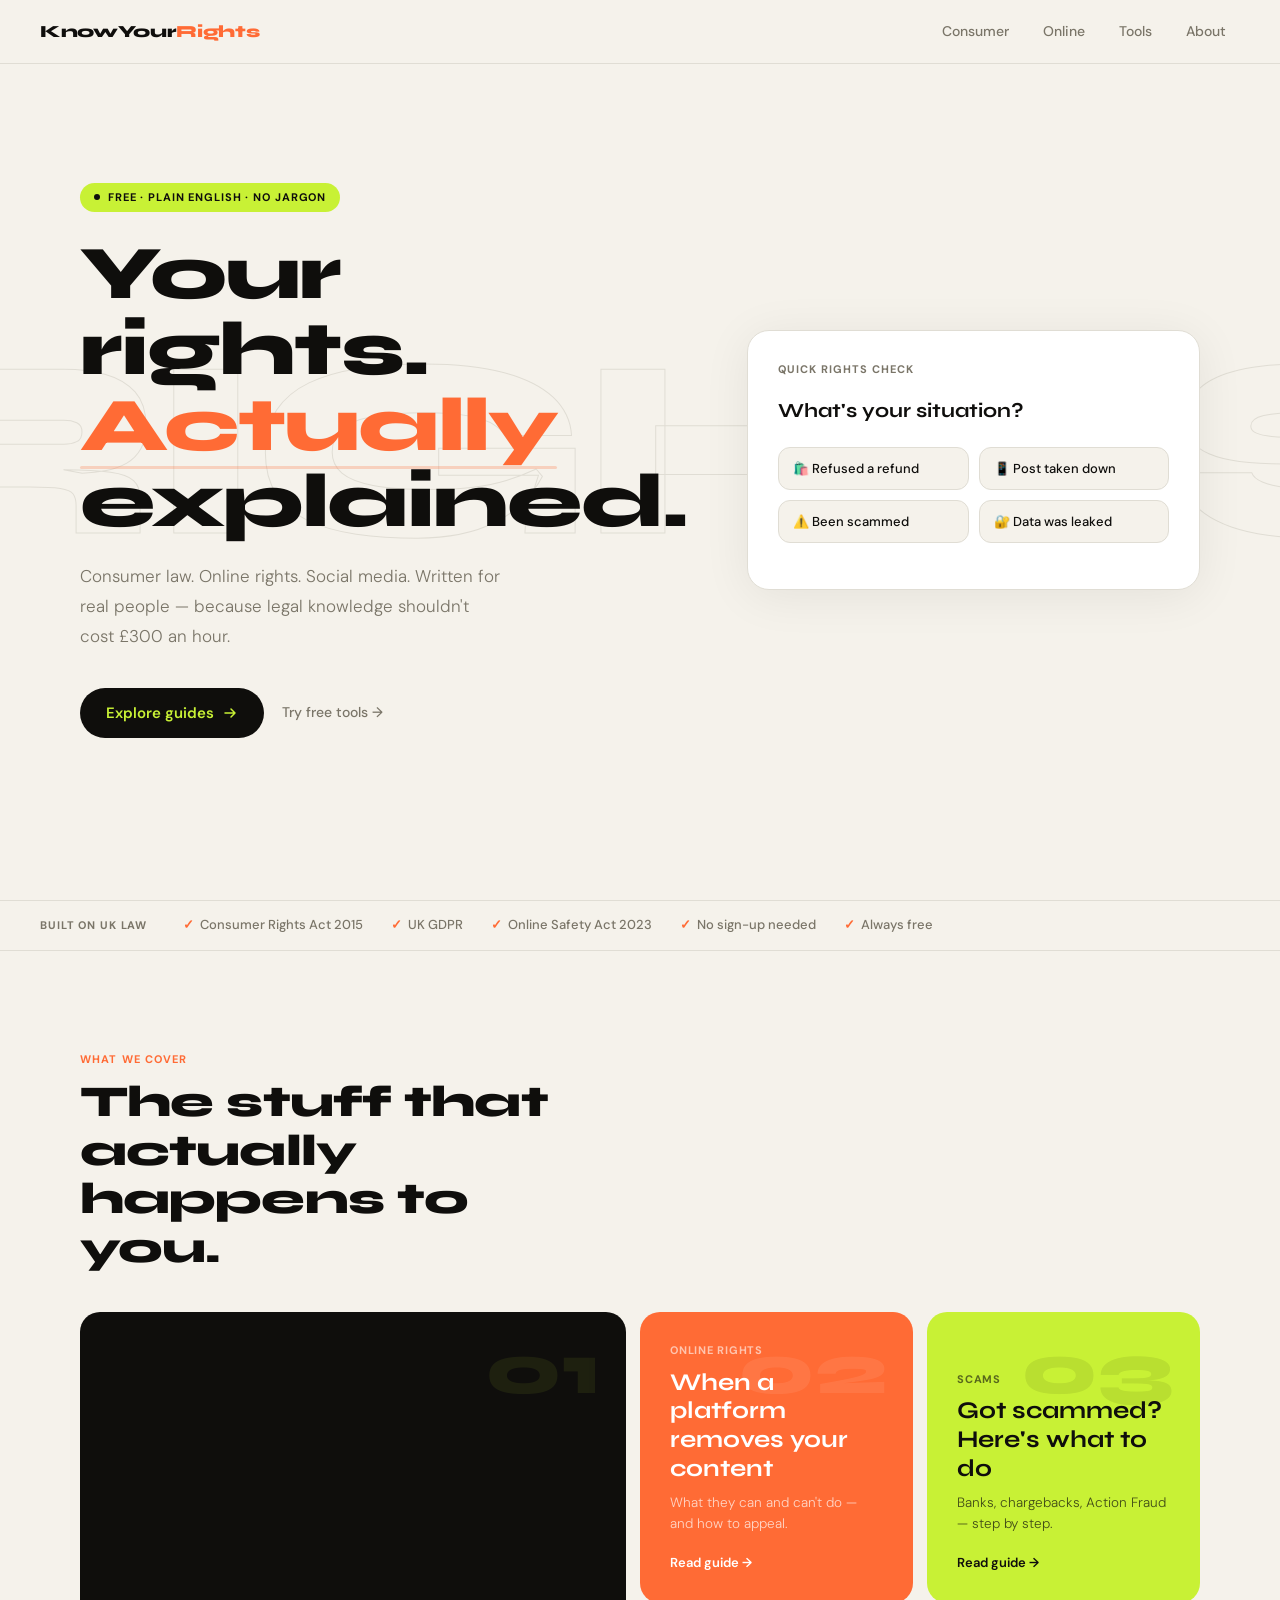
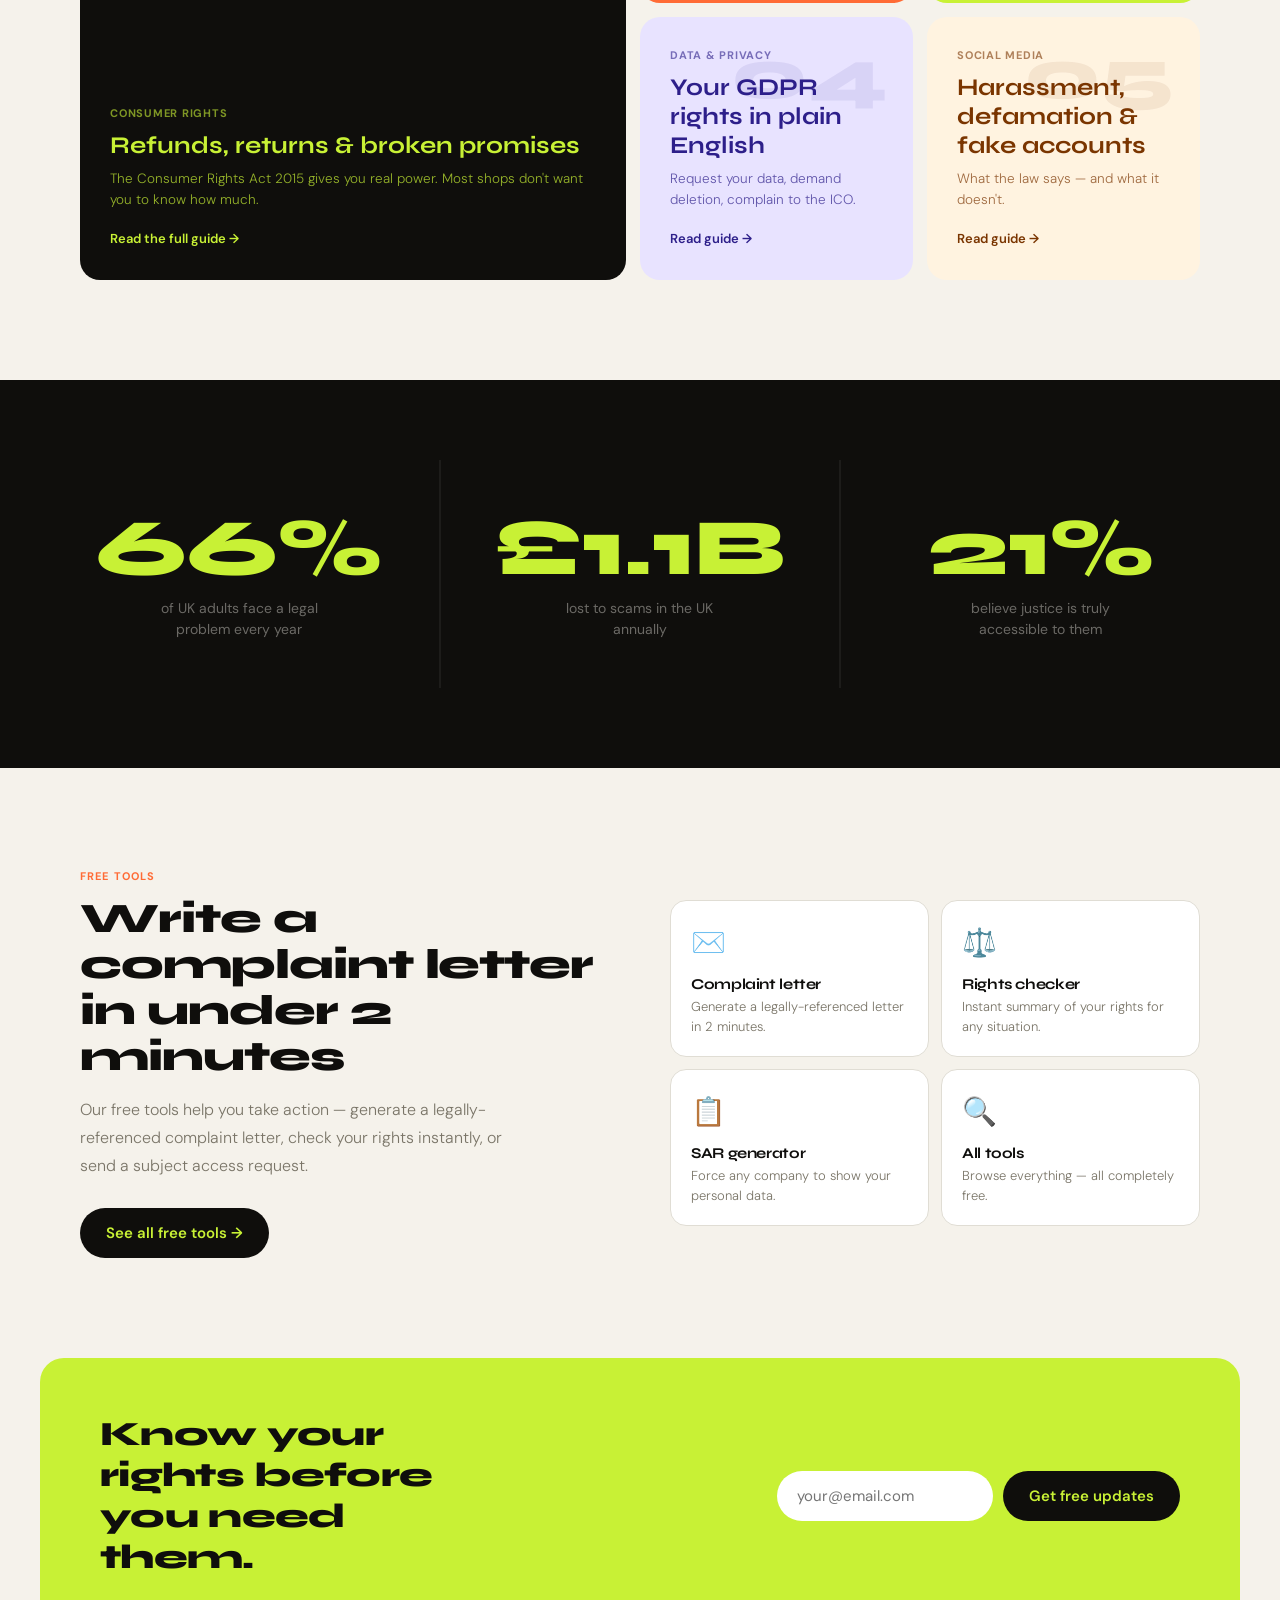
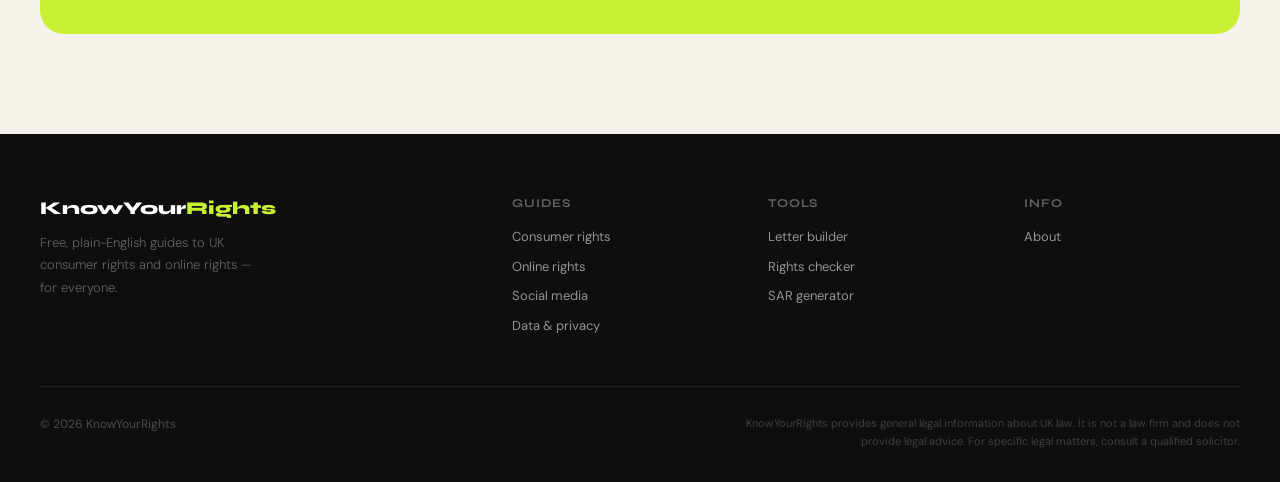
<file: index.html>
<!DOCTYPE html>
<html lang="en">
<head>
<meta charset="UTF-8"><meta name="viewport" content="width=device-width,initial-scale=1">
<title>KnowYourRights — UK Legal Rights in Plain English</title>
<meta property="og:site_name" content=KnowYourRights">
<link rel="icon" type=image/x-icon" href="favicon.ico">
<meta name="description" content="Free plain-English guides to UK consumer rights, online rights and social media law. Know your rights before you need them.">
<meta name="keywords" content="UK consumer rights, online rights, refund rights, GDPR UK, know your rights UK">
<link rel="canonical" href="https://knowyourrights.co.uk">
<link rel="stylesheet" href="css/style.css">
<style>
.hero{min-height:100vh;display:grid;grid-template-columns:1fr 1fr;align-items:center;padding:100px 40px 80px;gap:60px;max-width:1200px;margin:0 auto;position:relative}
.hero-ghost-bg{position:fixed;font-family:'Syne',sans-serif;font-weight:800;font-size:clamp(120px,20vw,280px);color:transparent;-webkit-text-stroke:1px var(--border);top:50%;left:50%;transform:translate(-50%,-50%);white-space:nowrap;pointer-events:none;z-index:0;letter-spacing:-0.04em;user-select:none}
.hero-left{position:relative;z-index:1}
.hero-tag{display:inline-flex;align-items:center;gap:8px;background:var(--accent);color:var(--ink);font-size:11px;font-weight:700;letter-spacing:.08em;text-transform:uppercase;padding:6px 14px;border-radius:100px;margin-bottom:24px}
.hero-tag::before{content:'';width:6px;height:6px;border-radius:50%;background:var(--ink)}
.hero h1{font-size:clamp(44px,6vw,76px);margin-bottom:22px;line-height:1.0}
.hero h1 em{font-style:normal;color:var(--orange);position:relative}
.hero h1 em::after{content:'';position:absolute;left:0;right:0;bottom:2px;height:3px;background:var(--orange);opacity:.25;border-radius:2px}
.hero-sub{font-size:17px;font-weight:300;color:var(--muted);max-width:420px;margin-bottom:36px;line-height:1.75}
.hero-actions{display:flex;gap:14px;flex-wrap:wrap;align-items:center}
.hero-right{position:relative;z-index:1}
.checker-card{background:var(--card);border:1px solid var(--border);border-radius:22px;padding:30px;box-shadow:0 6px 48px rgba(15,14,12,.07)}
.checker-eyebrow{font-size:11px;font-weight:700;letter-spacing:.09em;text-transform:uppercase;color:var(--muted);margin-bottom:16px}
.checker-title{font-family:'Syne',sans-serif;font-weight:700;font-size:20px;margin-bottom:20px}
.sit-grid{display:grid;grid-template-columns:1fr 1fr;gap:10px;margin-bottom:16px}
.sit-btn{padding:12px 14px;border:1.5px solid var(--border);border-radius:12px;background:var(--paper);font-family:'DM Sans',sans-serif;font-size:13px;font-weight:500;color:var(--ink);cursor:pointer;text-align:left;transition:all .2s;display:flex;align-items:center;gap:8px}
.sit-btn:hover,.sit-btn.active{border-color:var(--ink);background:var(--ink);color:var(--accent)}
.result-box{background:#f0fde4;border:1.5px solid var(--accent);border-radius:14px;padding:16px 18px;display:none;animation:fadeUp .3s ease}
.result-box.show{display:block}
.result-head{font-family:'Syne',sans-serif;font-weight:700;font-size:14px;color:#2d5a00;margin-bottom:6px}
.result-body{font-size:13px;color:#3a6b07;line-height:1.65}
.result-link{display:inline-block;margin-top:8px;font-size:12px;font-weight:600;color:#2d5a00;text-decoration:underline}
.trust-bar{border-top:1px solid var(--border);border-bottom:1px solid var(--border);padding:14px 40px;display:flex;align-items:center;gap:36px;overflow:hidden}
.trust-label{font-size:11px;font-weight:700;letter-spacing:.08em;text-transform:uppercase;color:var(--muted);white-space:nowrap}
.trust-items{display:flex;gap:28px;flex-wrap:wrap}
.trust-item{font-size:13px;font-weight:500;color:var(--muted);white-space:nowrap;display:flex;align-items:center;gap:6px}
.trust-item::before{content:'✓';color:var(--orange);font-weight:700}
.topics{padding:100px 40px;max-width:1200px;margin:0 auto}
.section-title{font-family:'Syne',sans-serif;font-weight:800;font-size:clamp(28px,4vw,44px);letter-spacing:-0.02em;line-height:1.1;margin-bottom:40px;max-width:520px}
.topics-grid{display:grid;grid-template-columns:2fr 1fr 1fr;grid-template-rows:auto auto;gap:14px}
.topic-card{border-radius:20px;padding:30px;cursor:pointer;position:relative;overflow:hidden;text-decoration:none;display:flex;flex-direction:column;justify-content:flex-end;min-height:200px;transition:transform .25s,box-shadow .25s}
.topic-card:hover{transform:translateY(-4px);box-shadow:0 16px 44px rgba(15,14,12,.14)}
.topic-card.large{grid-row:span 2;min-height:420px}
.tc-ink{background:var(--ink)}.tc-orange{background:var(--orange)}.tc-lime{background:var(--accent)}.tc-purple{background:var(--purple-bg)}.tc-peach{background:var(--peach-bg)}
.topic-num{position:absolute;top:22px;right:26px;font-family:'Syne',sans-serif;font-weight:800;font-size:72px;opacity:.08;line-height:1}
.topic-tag{font-size:11px;font-weight:700;letter-spacing:.07em;text-transform:uppercase;opacity:.6;margin-bottom:9px}
.topic-name{font-family:'Syne',sans-serif;font-weight:700;font-size:clamp(17px,2.2vw,24px);line-height:1.2;margin-bottom:9px}
.topic-desc{font-size:13.5px;opacity:.72;font-weight:300;line-height:1.55}
.topic-arrow{display:inline-flex;align-items:center;gap:5px;margin-top:18px;font-size:13px;font-weight:600}
.tc-ink *{color:var(--accent)}.tc-orange *{color:#fff}.tc-lime *{color:var(--ink)}.tc-purple *{color:var(--purple-fg)}.tc-peach *{color:var(--peach-fg)}
.stats{background:var(--ink);padding:80px 40px}
.stats-inner{max-width:1200px;margin:0 auto;display:grid;grid-template-columns:repeat(3,1fr);gap:2px;background:rgba(255,255,255,.06)}
.stat{padding:48px 40px;background:var(--ink);text-align:center}
.stat-num{font-family:'Syne',sans-serif;font-weight:800;font-size:clamp(44px,7vw,80px);color:var(--accent);line-height:1;margin-bottom:10px}
.stat-desc{font-size:14px;color:rgba(245,242,235,.4);line-height:1.5;max-width:170px;margin:0 auto}
.tools-promo{padding:100px 40px;max-width:1200px;margin:0 auto;display:grid;grid-template-columns:1fr 1fr;gap:60px;align-items:center}
.tools-grid{display:grid;grid-template-columns:1fr 1fr;gap:12px}
.tool-tile{background:var(--card);border:1px solid var(--border);border-radius:16px;padding:20px;text-decoration:none;transition:transform .2s,box-shadow .2s;display:block}
.tool-tile:hover{transform:translateY(-3px);box-shadow:0 10px 28px rgba(15,14,12,.09)}
.tool-tile .ti{font-size:28px;margin-bottom:10px}
.tool-tile h4{font-family:'Syne',sans-serif;font-weight:700;font-size:15px;margin-bottom:5px;color:var(--ink)}
.tool-tile p{font-size:13px;color:var(--muted);margin:0;line-height:1.5}
@media(max-width:900px){
  .hero{grid-template-columns:1fr;padding:90px 20px 60px;gap:40px}
  .topics{padding:60px 20px}
  .topics-grid{grid-template-columns:1fr}
  .topic-card.large{grid-row:span 1;min-height:220px}
  .stats{padding:48px 20px}
  .stats-inner{grid-template-columns:1fr}
  .tools-promo{grid-template-columns:1fr;padding:60px 20px}
  .trust-bar{padding:14px 20px;gap:20px}
}
</style>
</head>
<body>

<nav class="nav">
  <a href="index.html" class="nav-logo">KnowYour<em>Rights</em></a>
  <div class="nav-links">
    <a href="consumer-rights.html">Consumer</a>
    <a href="online-rights.html">Online</a>
    <a href="tools.html">Tools</a>
    <a href="about.html">About</a>
  </div>
</nav>

<div style="position:relative;overflow:hidden">
  <div class="hero-ghost-bg">RIGHTS</div>
  <div class="hero">
    <div class="hero-left reveal">
      <div class="hero-tag">Free · Plain English · No jargon</div>
      <h1>Your rights.<br><em>Actually</em><br>explained.</h1>
      <p class="hero-sub">Consumer law. Online rights. Social media. Written for real people — because legal knowledge shouldn't cost £300 an hour.</p>
      <div class="hero-actions">
        <a href="consumer-rights.html" class="btn-primary">Explore guides <svg width="16" height="16" fill="none" viewBox="0 0 16 16"><path d="M3 8h10M9 4l4 4-4 4" stroke="currentColor" stroke-width="1.5" stroke-linecap="round" stroke-linejoin="round"/></svg></a>
        <a href="tools.html" style="font-size:14px;font-weight:500;color:var(--muted);padding:13px 4px;transition:color .2s" onmouseover="this.style.color='var(--ink)'" onmouseout="this.style.color='var(--muted)'">Try free tools →</a>
      </div>
    </div>
    <div class="hero-right reveal" style="transition-delay:.15s">
      <div class="checker-card">
        <div class="checker-eyebrow">Quick rights check</div>
        <div class="checker-title">What's your situation?</div>
        <div class="sit-grid">
          <button class="sit-btn" onclick="check('refund',this)">🛍️ Refused a refund</button>
          <button class="sit-btn" onclick="check('post',this)">📱 Post taken down</button>
          <button class="sit-btn" onclick="check('scam',this)">⚠️ Been scammed</button>
          <button class="sit-btn" onclick="check('data',this)">🔐 Data was leaked</button>
        </div>
        <div class="result-box" id="rb">
          <div class="result-head" id="rh"></div>
          <div class="result-body" id="rbd"></div>
          <a class="result-link" id="rl" href="#">Read the full guide →</a>
        </div>
      </div>
    </div>
  </div>
</div>

<div class="trust-bar">
  <span class="trust-label">Built on UK law</span>
  <div class="trust-items">
    <span class="trust-item">Consumer Rights Act 2015</span>
    <span class="trust-item">UK GDPR</span>
    <span class="trust-item">Online Safety Act 2023</span>
    <span class="trust-item">No sign-up needed</span>
    <span class="trust-item">Always free</span>
  </div>
</div>

<section class="topics">
  <div class="section-label reveal">What we cover</div>
  <div class="section-title reveal">The stuff that actually happens to you.</div>
  <div class="topics-grid reveal">
    <a class="topic-card large tc-ink" href="consumer-rights.html">
      <div class="topic-num">01</div>
      <div class="topic-tag">Consumer rights</div>
      <div class="topic-name">Refunds, returns &amp; broken promises</div>
      <div class="topic-desc">The Consumer Rights Act 2015 gives you real power. Most shops don't want you to know how much.</div>
      <div class="topic-arrow">Read the full guide →</div>
    </a>
    <a class="topic-card tc-orange" href="online-rights.html">
      <div class="topic-num">02</div>
      <div class="topic-tag">Online rights</div>
      <div class="topic-name">When a platform removes your content</div>
      <div class="topic-desc">What they can and can't do — and how to appeal.</div>
      <div class="topic-arrow">Read guide →</div>
    </a>
    <a class="topic-card tc-lime" href="consumer-rights.html#scams">
      <div class="topic-num">03</div>
      <div class="topic-tag">Scams</div>
      <div class="topic-name">Got scammed? Here's what to do</div>
      <div class="topic-desc">Banks, chargebacks, Action Fraud — step by step.</div>
      <div class="topic-arrow">Read guide →</div>
    </a>
    <a class="topic-card tc-purple" href="online-rights.html#gdpr">
      <div class="topic-num">04</div>
      <div class="topic-tag">Data &amp; privacy</div>
      <div class="topic-name">Your GDPR rights in plain English</div>
      <div class="topic-desc">Request your data, demand deletion, complain to the ICO.</div>
      <div class="topic-arrow">Read guide →</div>
    </a>
    <a class="topic-card tc-peach" href="online-rights.html#social">
      <div class="topic-num">05</div>
      <div class="topic-tag">Social media</div>
      <div class="topic-name">Harassment, defamation &amp; fake accounts</div>
      <div class="topic-desc">What the law says — and what it doesn't.</div>
      <div class="topic-arrow">Read guide →</div>
    </a>
  </div>
</section>

<div class="stats">
  <div class="stats-inner">
    <div class="stat reveal"><div class="stat-num">66%</div><div class="stat-desc">of UK adults face a legal problem every year</div></div>
    <div class="stat reveal" style="transition-delay:.1s"><div class="stat-num">£1.1B</div><div class="stat-desc">lost to scams in the UK annually</div></div>
    <div class="stat reveal" style="transition-delay:.2s"><div class="stat-num">21%</div><div class="stat-desc">believe justice is truly accessible to them</div></div>
  </div>
</div>

<section class="tools-promo">
  <div class="reveal">
    <div class="section-label">Free tools</div>
    <h2 style="font-size:clamp(26px,3.5vw,42px);margin-bottom:16px;line-height:1.1">Write a complaint letter in under 2 minutes</h2>
    <p style="font-size:16px;color:var(--muted);line-height:1.75;margin-bottom:28px;max-width:440px">Our free tools help you take action — generate a legally-referenced complaint letter, check your rights instantly, or send a subject access request.</p>
    <a href="tools.html" class="btn-primary">See all free tools →</a>
  </div>
  <div class="tools-grid reveal" style="transition-delay:.15s">
    <a href="tools.html#letters" class="tool-tile">
      <div class="ti">✉️</div>
      <h4>Complaint letter</h4>
      <p>Generate a legally-referenced letter in 2 minutes.</p>
    </a>
    <a href="tools.html#checker" class="tool-tile">
      <div class="ti">⚖️</div>
      <h4>Rights checker</h4>
      <p>Instant summary of your rights for any situation.</p>
    </a>
    <a href="tools.html" class="tool-tile">
      <div class="ti">📋</div>
      <h4>SAR generator</h4>
      <p>Force any company to show your personal data.</p>
    </a>
    <a href="tools.html" class="tool-tile">
      <div class="ti">🔍</div>
      <h4>All tools</h4>
      <p>Browse everything — all completely free.</p>
    </a>
  </div>
</section>

<div class="nl-wrap">
  <div class="nl-banner reveal">
    <h2>Know your rights before you need them.</h2>
    <div class="nl-form">
      <input class="nl-input" type="email" id="nle" placeholder="your@email.com">
      <button class="nl-btn" onclick="nl()">Get free updates</button>
    </div>
  </div>
</div>

<footer class="footer">
  <div class="footer-grid">
    <div><div class="footer-logo">KnowYour<em>Rights</em></div><p class="footer-tagline">Free, plain-English guides to UK consumer rights and online rights — for everyone.</p></div>
    <div class="footer-col"><h5>Guides</h5><a href="consumer-rights.html">Consumer rights</a><a href="online-rights.html">Online rights</a><a href="online-rights.html#social">Social media</a><a href="online-rights.html#gdpr">Data &amp; privacy</a></div>
    <div class="footer-col"><h5>Tools</h5><a href="tools.html">Letter builder</a><a href="tools.html#checker">Rights checker</a><a href="tools.html">SAR generator</a></div>
    <div class="footer-col"><h5>Info</h5><a href="about.html">About</a></div>
  </div>
  <div class="footer-bottom">
    <div class="footer-copy">© 2026 KnowYourRights</div>
    <div class="footer-disc">KnowYourRights provides general legal information about UK law. It is not a law firm and does not provide legal advice. For specific legal matters, consult a qualified solicitor.</div>
  </div>
</footer>

<script>
const R={refund:{h:"You likely have the right to a full refund.",b:"Under the Consumer Rights Act 2015, faulty goods qualify for a full refund within 30 days. A shop's 'no refunds' sign doesn't override your statutory rights.",l:"consumer-rights.html"},post:{h:"Platforms must explain why — and allow appeals.",b:"Under the Online Safety Act 2023, UK platforms must give a clear reason for removal and offer a fair appeals process.",l:"online-rights.html"},scam:{h:"Act now — you may still get your money back.",b:"Call your bank's fraud line immediately. Request a chargeback if paid by card. Report to Action Fraud at actionfraud.police.uk.",l:"consumer-rights.html#scams"},data:{h:"You have strong rights under UK GDPR.",b:"You can request what data a company holds, demand corrections, or ask for deletion. Complain to the ICO at ico.org.uk — it's free.",l:"online-rights.html#gdpr"}};
function check(t,btn){document.querySelectorAll('.sit-btn').forEach(b=>b.classList.remove('active'));btn.classList.add('active');const r=R[t];document.getElementById('rh').textContent=r.h;document.getElementById('rbd').textContent=r.b;document.getElementById('rl').href=r.l;const b=document.getElementById('rb');b.classList.remove('show');void b.offsetWidth;b.classList.add('show');}
function nl(){const i=document.getElementById('nle');if(i.value.includes('@')){const btn=i.nextElementSibling;btn.textContent='✓ Done!';btn.style.opacity='.7';i.value='';}else{i.style.borderColor='var(--orange)';}}
const obs=new IntersectionObserver(es=>es.forEach(e=>{if(e.isIntersecting)e.target.classList.add('in');}),{threshold:0.08});
document.querySelectorAll('.reveal').forEach(el=>obs.observe(el));
setTimeout(()=>document.querySelectorAll('.hero .reveal').forEach(el=>el.classList.add('in')),100);
</script>
</body>
</html>
</file>
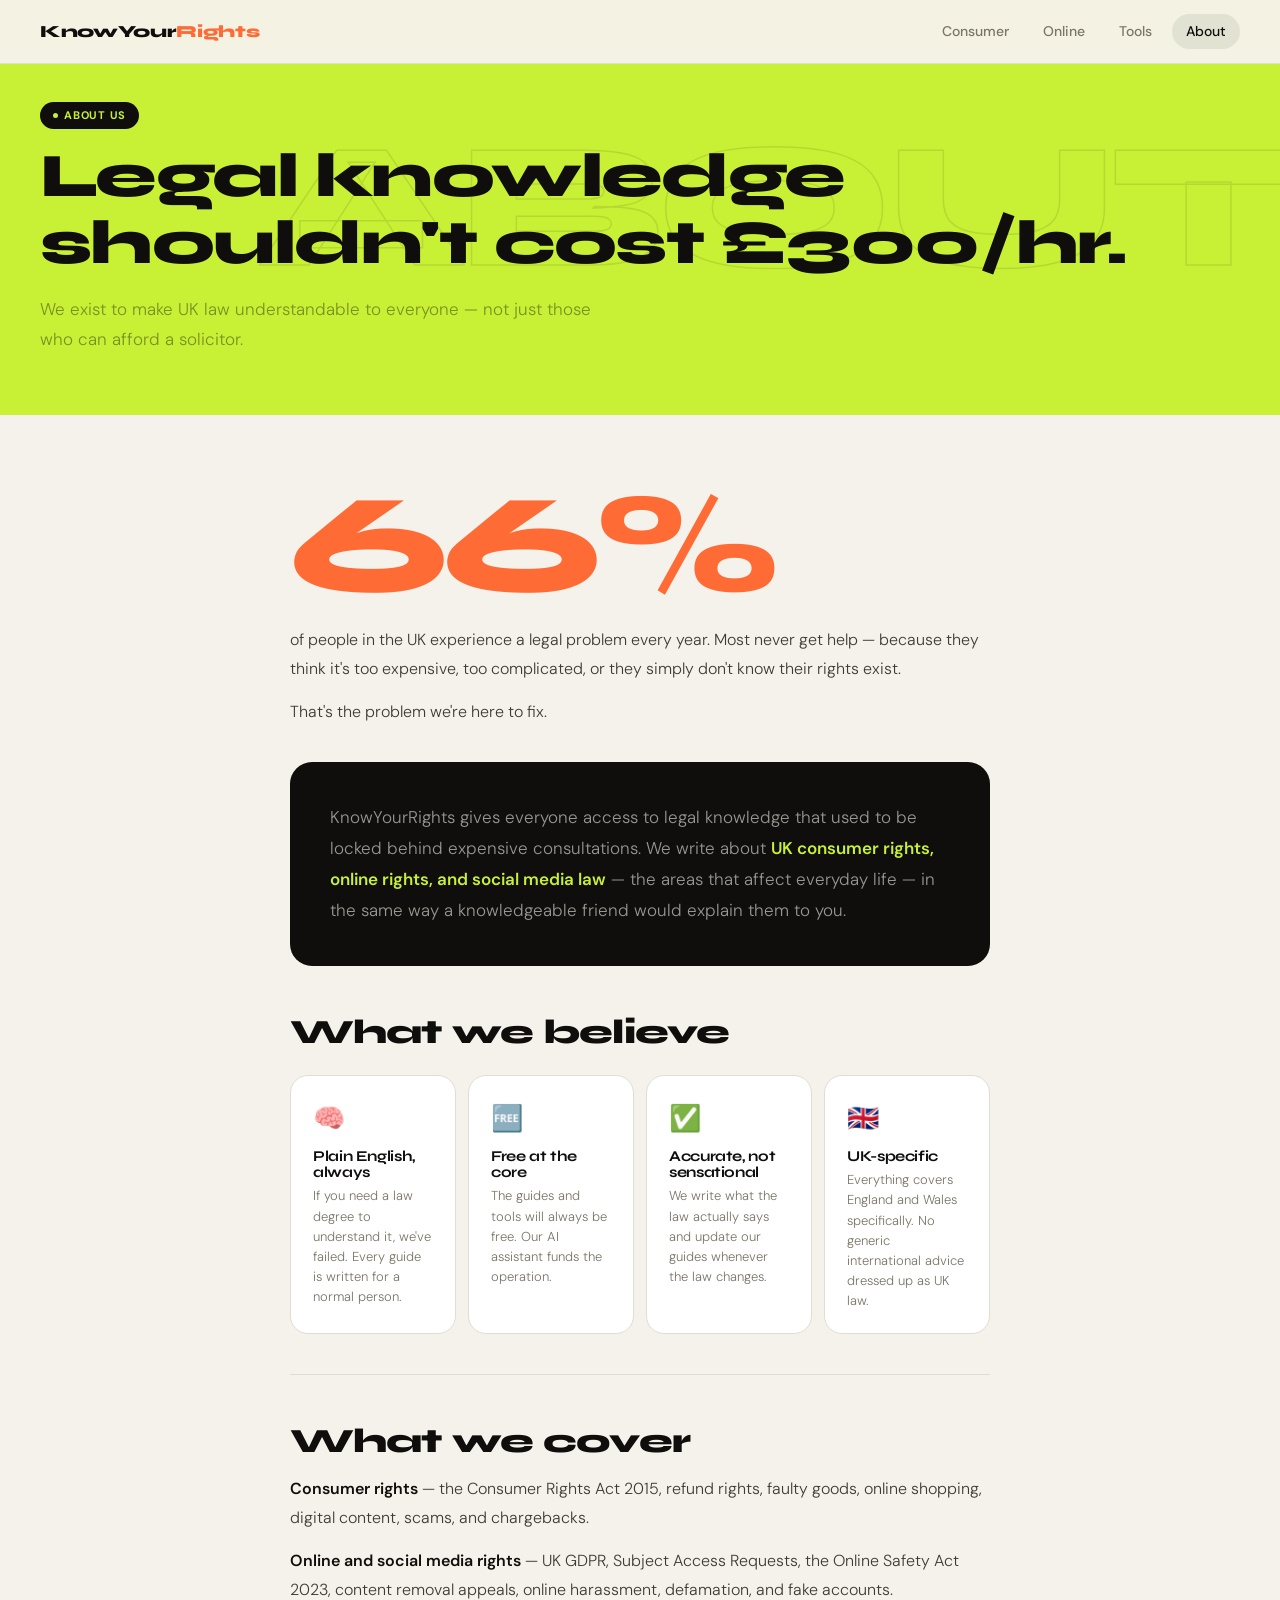
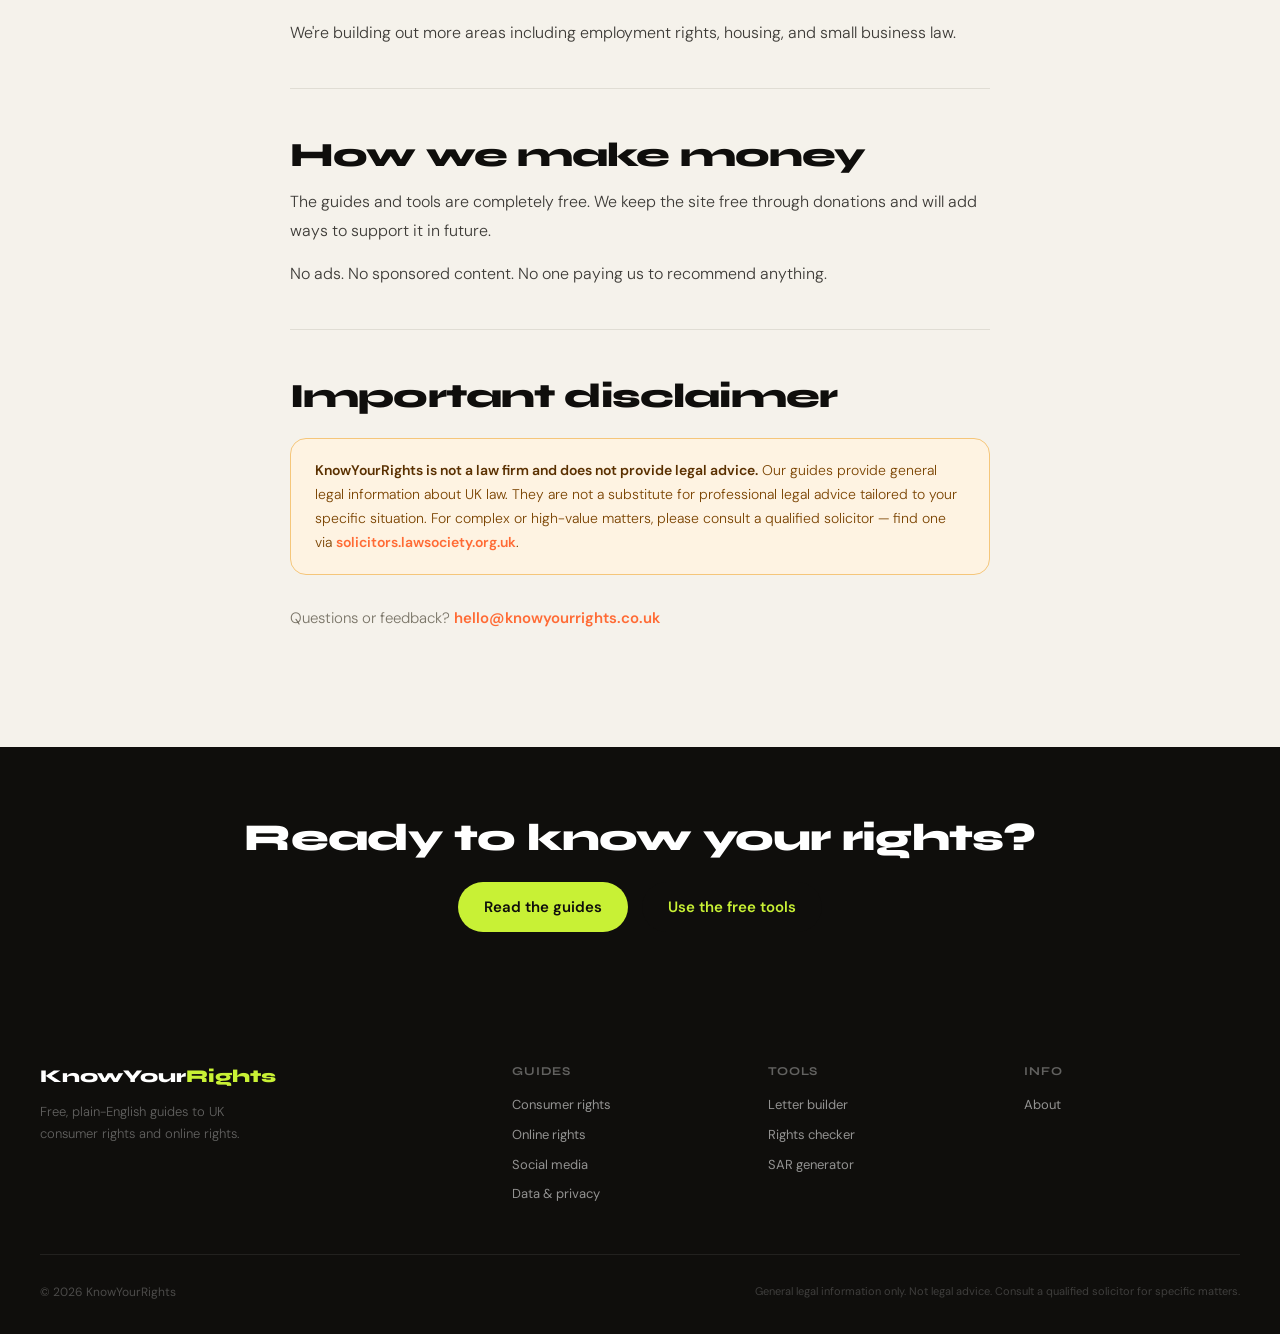
<file: about.html>
<!DOCTYPE html>
<html lang="en">
<head>
<meta charset="UTF-8"><meta name="viewport" content="width=device-width,initial-scale=1">
<title>About KnowYourRights — Free UK Legal Information</title>
<meta property="og:site_name" content=KnowYourRights">
<link rel="icon" type=image/x-icon" href="favicon.ico">
<meta name="description" content="KnowYourRights makes UK consumer and online rights accessible to everyone — free, plain English, no jargon.">
<link rel="canonical" href="https://knowyourrights.co.uk/about.html">
<link rel="stylesheet" href="css/style.css">
<style>
.about-body { max-width: 780px; margin: 0 auto; padding: 60px 40px 100px; }
.about-body h2 { font-size: clamp(22px, 3.5vw, 34px); margin: 48px 0 14px; }
.about-body h2:first-child { margin-top: 0; }
.about-body p { font-size: 16px; margin-bottom: 14px; line-height: 1.82; }
.big-stat { font-family: 'Syne', sans-serif; font-weight: 800; font-size: clamp(72px, 14vw, 140px); color: var(--orange); line-height: 1; margin: 0 0 10px; letter-spacing: -0.04em; }
.mission-block { background: var(--ink); border-radius: 22px; padding: 40px; margin: 36px 0; }
.mission-block p { color: rgba(245,242,235,.6); font-size: 17px; line-height: 1.82; margin: 0; }
.mission-block strong { color: var(--accent); }
.values-grid { display: grid; grid-template-columns: repeat(auto-fit, minmax(165px, 1fr)); gap: 12px; margin: 24px 0; }
.val { background: var(--card); border: 1px solid var(--border); border-radius: 18px; padding: 22px; }
.val .vi { font-size: 26px; margin-bottom: 9px; }
.val h4 { font-family: 'Syne', sans-serif; font-weight: 700; font-size: 15px; margin-bottom: 6px; }
.val p { font-size: 13px; color: var(--muted); margin: 0; line-height: 1.55; }
.disc-box { background: #fef3e2; border: 1.5px solid #f5c67a; border-radius: 16px; padding: 20px 24px; margin: 24px 0; }
.disc-box p { color: #7a4300; font-size: 14px; margin: 0; line-height: 1.7; }
.disc-box strong { color: #5a3000; }
.divider { border: none; border-top: 1px solid var(--border); margin: 40px 0; }
@media (max-width: 700px) { .about-body { padding: 40px 20px 60px; } }
</style>
</head>
<body>
<nav class="nav">
  <a href="index.html" class="nav-logo">KnowYour<em>Rights</em></a>
  <div class="nav-links">
    <a href="consumer-rights.html">Consumer</a>
    <a href="online-rights.html">Online</a>
    <a href="tools.html">Tools</a>
    <a href="about.html" class="active">About</a>
  </div>
</nav>

<div class="page-hero" style="background:var(--accent);padding-top:100px">
  <div class="hero-ghost" style="color:transparent;-webkit-text-stroke-color:rgba(15,14,12,.1)">ABOUT</div>
  <div class="page-hero-inner">
    <div class="tag tag-dark">About us</div>
    <h1>Legal knowledge<br>shouldn't cost £300/hr.</h1>
    <p class="lead" style="color:rgba(15,14,12,.6)">We exist to make UK law understandable to everyone — not just those who can afford a solicitor.</p>
  </div>
</div>

<div class="about-body">
  <div class="big-stat">66%</div>
  <p>of people in the UK experience a legal problem every year. Most never get help — because they think it's too expensive, too complicated, or they simply don't know their rights exist.</p>
  <p>That's the problem we're here to fix.</p>

  <div class="mission-block">
    <p>KnowYourRights gives everyone access to legal knowledge that used to be locked behind expensive consultations. We write about <strong>UK consumer rights, online rights, and social media law</strong> — the areas that affect everyday life — in the same way a knowledgeable friend would explain them to you.</p>
  </div>

  <h2>What we believe</h2>
  <div class="values-grid">
    <div class="val"><div class="vi">🧠</div><h4>Plain English, always</h4><p>If you need a law degree to understand it, we've failed. Every guide is written for a normal person.</p></div>
    <div class="val"><div class="vi">🆓</div><h4>Free at the core</h4><p>The guides and tools will always be free. Our AI assistant funds the operation.</p></div>
    <div class="val"><div class="vi">✅</div><h4>Accurate, not sensational</h4><p>We write what the law actually says and update our guides whenever the law changes.</p></div>
    <div class="val"><div class="vi">🇬🇧</div><h4>UK-specific</h4><p>Everything covers England and Wales specifically. No generic international advice dressed up as UK law.</p></div>
  </div>

  <hr class="divider">

  <h2>What we cover</h2>
  <p><strong>Consumer rights</strong> — the Consumer Rights Act 2015, refund rights, faulty goods, online shopping, digital content, scams, and chargebacks.</p>
  <p><strong>Online and social media rights</strong> — UK GDPR, Subject Access Requests, the Online Safety Act 2023, content removal appeals, online harassment, defamation, and fake accounts.</p>
  <p>We're building out more areas including employment rights, housing, and small business law.</p>

  <hr class="divider">

  <h2>How we make money</h2>
  <p>The guides and tools are completely free. We keep the site free through donations and will add ways to support it in future.</p>
  <p>No ads. No sponsored content. No one paying us to recommend anything.</p>

  <hr class="divider">

  <h2>Important disclaimer</h2>
  <div class="disc-box">
    <p><strong>KnowYourRights is not a law firm and does not provide legal advice.</strong> Our guides provide general legal information about UK law. They are not a substitute for professional legal advice tailored to your specific situation. For complex or high-value matters, please consult a qualified solicitor — find one via <a href="https://solicitors.lawsociety.org.uk" target="_blank" style="color:var(--orange);font-weight:600">solicitors.lawsociety.org.uk</a>.</p>
  </div>

  <p style="margin-top:30px;font-size:15px;color:var(--muted)">Questions or feedback? <a href="mailto:hello@knowyourrights.co.uk" style="color:var(--orange);font-weight:600">hello@knowyourrights.co.uk</a></p>
</div>

<div style="background:var(--ink);padding:70px 40px;text-align:center">
  <h2 style="color:#fff;font-size:clamp(22px,3.5vw,38px);margin-bottom:24px;letter-spacing:-0.02em">Ready to know your rights?</h2>
  <div style="display:flex;gap:14px;justify-content:center;flex-wrap:wrap">
    <a href="consumer-rights.html" class="btn-accent">Read the guides</a>
    <a href="tools.html" class="btn-primary">Use the free tools</a>
  </div>
</div>

<footer class="footer">
  <div class="footer-grid">
    <div><div class="footer-logo">KnowYour<em>Rights</em></div><p class="footer-tagline">Free, plain-English guides to UK consumer rights and online rights.</p></div>
    <div class="footer-col"><h5>Guides</h5><a href="consumer-rights.html">Consumer rights</a><a href="online-rights.html">Online rights</a><a href="online-rights.html#social">Social media</a><a href="online-rights.html#gdpr">Data &amp; privacy</a></div>
    <div class="footer-col"><h5>Tools</h5><a href="tools.html">Letter builder</a><a href="tools.html#checker">Rights checker</a><a href="tools.html">SAR generator</a></div>
    <div class="footer-col"><h5>Info</h5><a href="about.html" class="active">About</a></div>
  </div>
  <div class="footer-bottom">
    <div class="footer-copy">© 2026 KnowYourRights</div>
    <div class="footer-disc">General legal information only. Not legal advice. Consult a qualified solicitor for specific matters.</div>
  </div>
</footer>
</body>
</html>
</file>
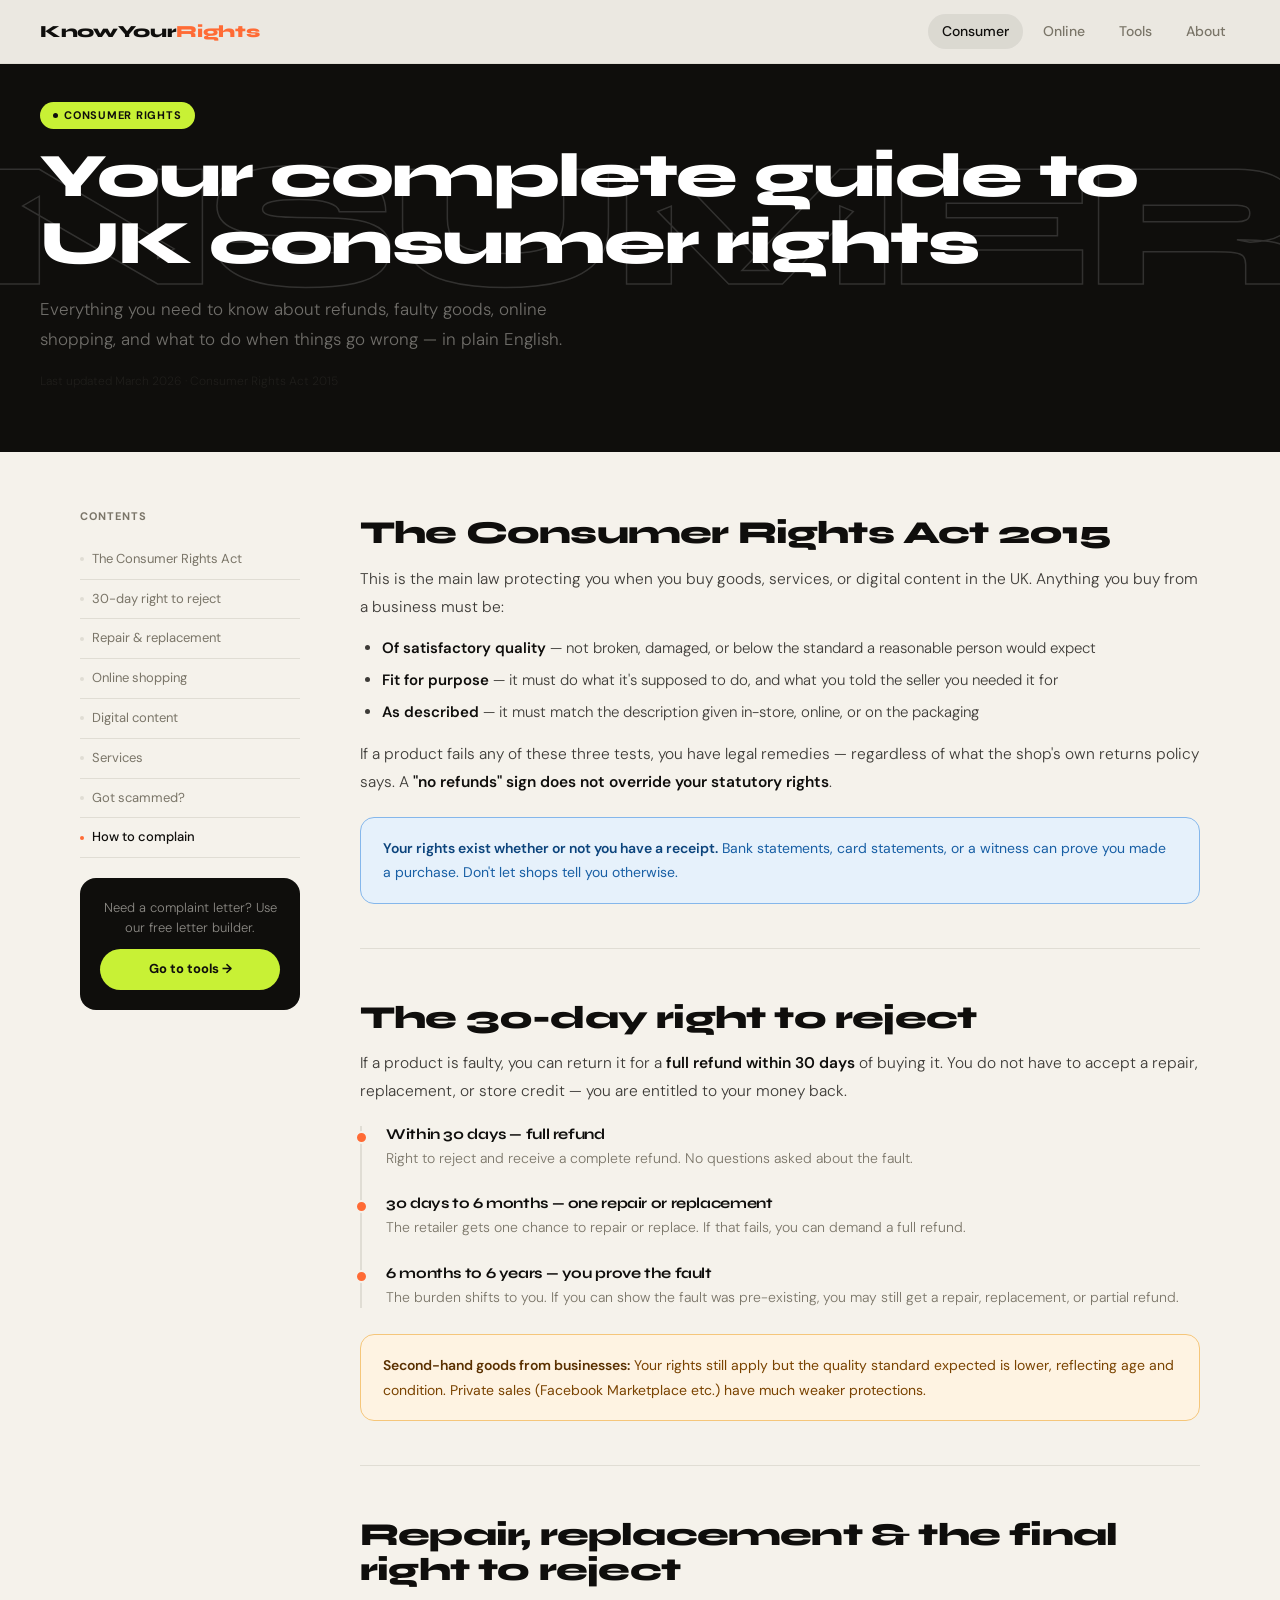
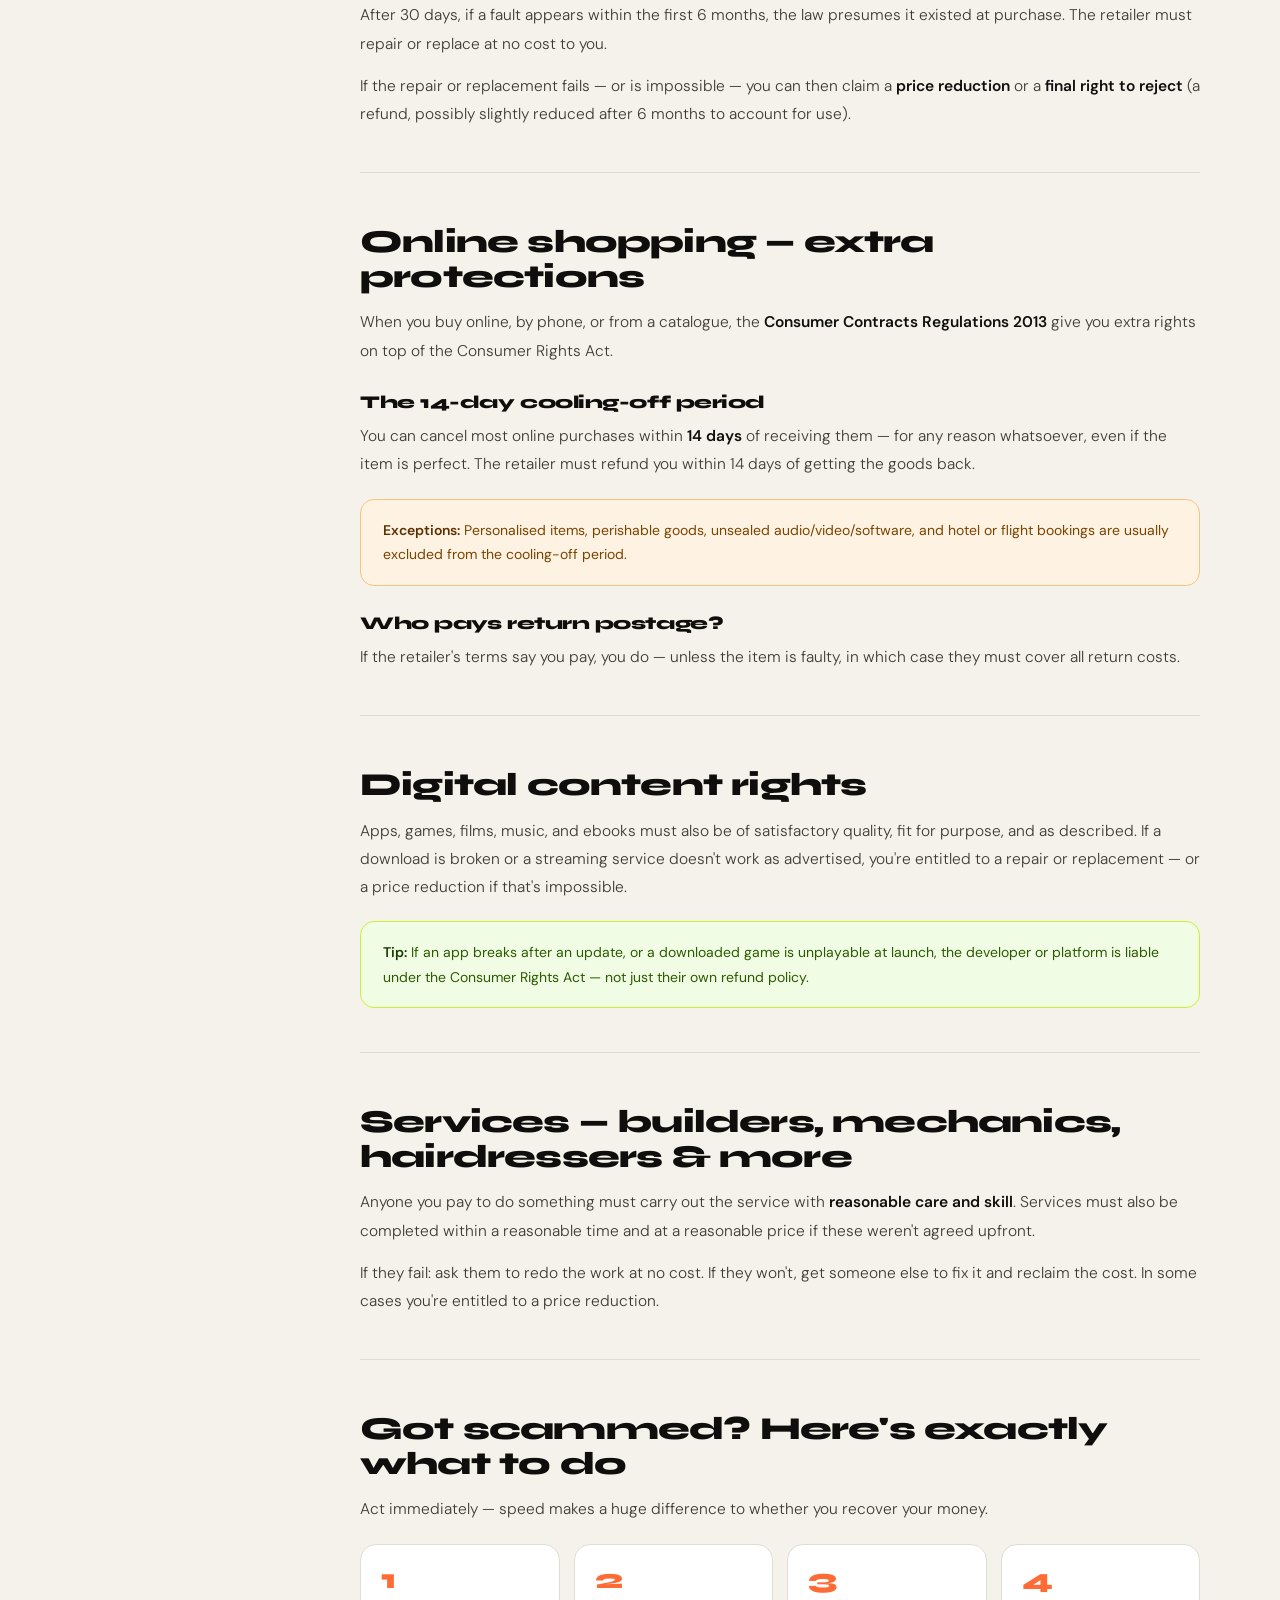
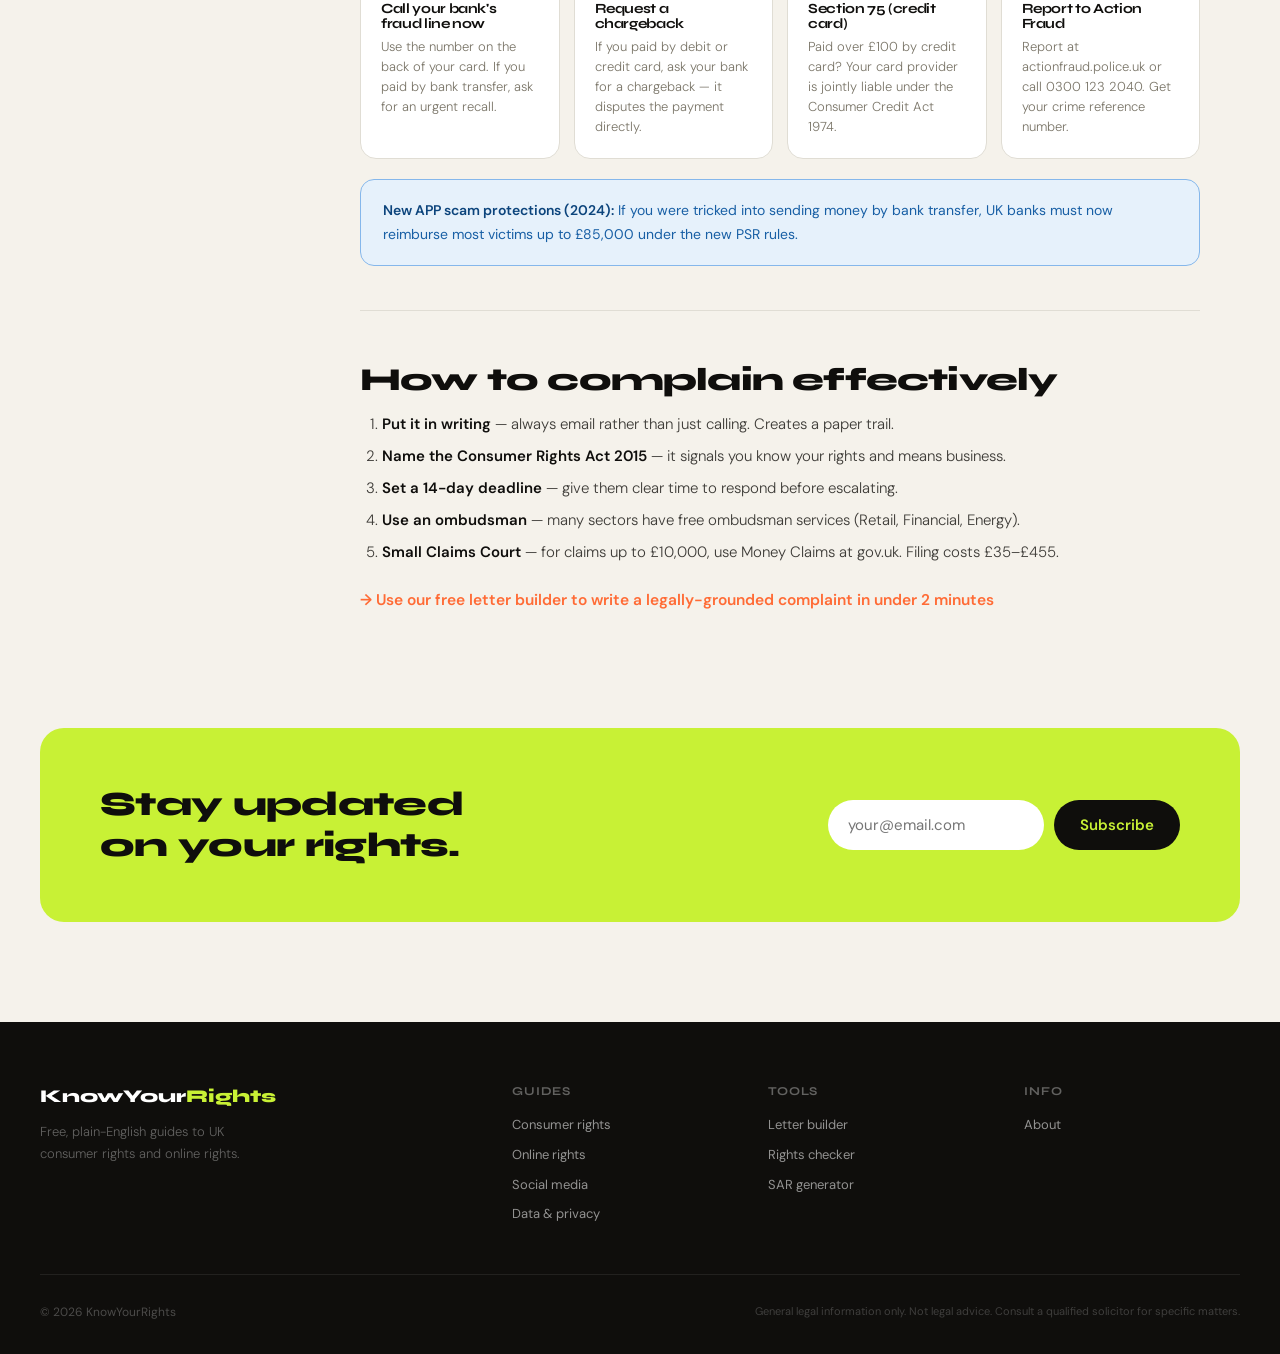
<file: consumer-rights.html>
<!DOCTYPE html>
<html lang="en">
<head>
<meta charset="UTF-8"><meta name="viewport" content="width=device-width,initial-scale=1">
<title>Consumer Rights Guide — KnowYourRights</title>
<meta property="og:site_name" content=KnowYourRights">
<link rel="icon" type=image/x-icon" href="favicon.ico">
<meta name="description" content="Your complete guide to UK consumer rights: the Consumer Rights Act 2015, 30-day refund rights, faulty goods, online shopping, and what to do if you've been scammed.">
<meta name="keywords" content="consumer rights UK, refund rights, Consumer Rights Act 2015, faulty goods, chargeback, scams UK, 30 day right to reject">
<link rel="canonical" href="https://knowyourrights.co.uk/consumer-rights.html">
<link rel="stylesheet" href="css/style.css">
<script type="application/ld+json">{"@context":"https://schema.org","@type":"Article","headline":"Your Complete Guide to UK Consumer Rights","publisher":{"@type":"Organization","name":"KnowYourRights","url":"https://knowyourrights.co.uk"}}</script>
</head>
<body>
<nav class="nav">
  <a href="index.html" class="nav-logo">KnowYour<em>Rights</em></a>
  <div class="nav-links">
    <a href="consumer-rights.html" class="active">Consumer</a>
    <a href="online-rights.html">Online</a>
    <a href="tools.html">Tools</a>
    <a href="about.html">About</a>
  </div>
</nav>

<div class="page-hero" style="background:var(--ink);color:#fff;padding-top:100px">
  <div class="hero-ghost">CONSUMER</div>
  <div class="page-hero-inner">
    <div class="tag tag-accent">Consumer rights</div>
    <h1 style="color:#fff">Your complete guide to<br>UK consumer rights</h1>
    <p class="lead" style="color:rgba(245,242,235,.6)">Everything you need to know about refunds, faulty goods, online shopping, and what to do when things go wrong — in plain English.</p>
    <p class="meta">Last updated March 2026 · Consumer Rights Act 2015</p>
  </div>
</div>

<div class="guide-wrap">
  <aside class="sidebar">
    <div class="sb-title">Contents</div>
    <nav class="sb-links">
      <a href="#cra">The Consumer Rights Act</a>
      <a href="#30day">30-day right to reject</a>
      <a href="#repair">Repair &amp; replacement</a>
      <a href="#online">Online shopping</a>
      <a href="#digital">Digital content</a>
      <a href="#services">Services</a>
      <a href="#scams">Got scammed?</a>
      <a href="#complain">How to complain</a>
    </nav>
    <div class="sb-cta">
      <p>Need a complaint letter? Use our free letter builder.</p>
      <a href="tools.html">Go to tools →</a>
    </div>
  </aside>

  <article class="guide-content">

    <section id="cra">
      <h2>The Consumer Rights Act 2015</h2>
      <p>This is the main law protecting you when you buy goods, services, or digital content in the UK. Anything you buy from a business must be:</p>
      <ul>
        <li><strong>Of satisfactory quality</strong> — not broken, damaged, or below the standard a reasonable person would expect</li>
        <li><strong>Fit for purpose</strong> — it must do what it's supposed to do, and what you told the seller you needed it for</li>
        <li><strong>As described</strong> — it must match the description given in-store, online, or on the packaging</li>
      </ul>
      <p>If a product fails any of these three tests, you have legal remedies — regardless of what the shop's own returns policy says. A <strong>"no refunds" sign does not override your statutory rights</strong>.</p>
      <div class="box box-blue">
        <strong>Your rights exist whether or not you have a receipt.</strong> Bank statements, card statements, or a witness can prove you made a purchase. Don't let shops tell you otherwise.
      </div>
    </section>

    <hr>

    <section id="30day">
      <h2>The 30-day right to reject</h2>
      <p>If a product is faulty, you can return it for a <strong>full refund within 30 days</strong> of buying it. You do not have to accept a repair, replacement, or store credit — you are entitled to your money back.</p>
      <div class="timeline">
        <div class="tl-item">
          <h4>Within 30 days — full refund</h4>
          <p>Right to reject and receive a complete refund. No questions asked about the fault.</p>
        </div>
        <div class="tl-item">
          <h4>30 days to 6 months — one repair or replacement</h4>
          <p>The retailer gets one chance to repair or replace. If that fails, you can demand a full refund.</p>
        </div>
        <div class="tl-item">
          <h4>6 months to 6 years — you prove the fault</h4>
          <p>The burden shifts to you. If you can show the fault was pre-existing, you may still get a repair, replacement, or partial refund.</p>
        </div>
      </div>
      <div class="box box-warn">
        <strong>Second-hand goods from businesses:</strong> Your rights still apply but the quality standard expected is lower, reflecting age and condition. Private sales (Facebook Marketplace etc.) have much weaker protections.
      </div>
    </section>

    <hr>

    <section id="repair">
      <h2>Repair, replacement &amp; the final right to reject</h2>
      <p>After 30 days, if a fault appears within the first 6 months, the law presumes it existed at purchase. The retailer must repair or replace at no cost to you.</p>
      <p>If the repair or replacement fails — or is impossible — you can then claim a <strong>price reduction</strong> or a <strong>final right to reject</strong> (a refund, possibly slightly reduced after 6 months to account for use).</p>
    </section>

    <hr>

    <section id="online">
      <h2>Online shopping — extra protections</h2>
      <p>When you buy online, by phone, or from a catalogue, the <strong>Consumer Contracts Regulations 2013</strong> give you extra rights on top of the Consumer Rights Act.</p>
      <h3>The 14-day cooling-off period</h3>
      <p>You can cancel most online purchases within <strong>14 days</strong> of receiving them — for any reason whatsoever, even if the item is perfect. The retailer must refund you within 14 days of getting the goods back.</p>
      <div class="box box-warn">
        <strong>Exceptions:</strong> Personalised items, perishable goods, unsealed audio/video/software, and hotel or flight bookings are usually excluded from the cooling-off period.
      </div>
      <h3>Who pays return postage?</h3>
      <p>If the retailer's terms say you pay, you do — unless the item is faulty, in which case they must cover all return costs.</p>
    </section>

    <hr>

    <section id="digital">
      <h2>Digital content rights</h2>
      <p>Apps, games, films, music, and ebooks must also be of satisfactory quality, fit for purpose, and as described. If a download is broken or a streaming service doesn't work as advertised, you're entitled to a repair or replacement — or a price reduction if that's impossible.</p>
      <div class="box box-green">
        <strong>Tip:</strong> If an app breaks after an update, or a downloaded game is unplayable at launch, the developer or platform is liable under the Consumer Rights Act — not just their own refund policy.
      </div>
    </section>

    <hr>

    <section id="services">
      <h2>Services — builders, mechanics, hairdressers &amp; more</h2>
      <p>Anyone you pay to do something must carry out the service with <strong>reasonable care and skill</strong>. Services must also be completed within a reasonable time and at a reasonable price if these weren't agreed upfront.</p>
      <p>If they fail: ask them to redo the work at no cost. If they won't, get someone else to fix it and reclaim the cost. In some cases you're entitled to a price reduction.</p>
    </section>

    <hr>

    <section id="scams">
      <h2>Got scammed? Here's exactly what to do</h2>
      <p>Act immediately — speed makes a huge difference to whether you recover your money.</p>
      <div class="step-grid">
        <div class="step-card">
          <div class="step-num">1</div>
          <h4>Call your bank's fraud line now</h4>
          <p>Use the number on the back of your card. If you paid by bank transfer, ask for an urgent recall.</p>
        </div>
        <div class="step-card">
          <div class="step-num">2</div>
          <h4>Request a chargeback</h4>
          <p>If you paid by debit or credit card, ask your bank for a chargeback — it disputes the payment directly.</p>
        </div>
        <div class="step-card">
          <div class="step-num">3</div>
          <h4>Section 75 (credit card)</h4>
          <p>Paid over £100 by credit card? Your card provider is jointly liable under the Consumer Credit Act 1974.</p>
        </div>
        <div class="step-card">
          <div class="step-num">4</div>
          <h4>Report to Action Fraud</h4>
          <p>Report at actionfraud.police.uk or call 0300 123 2040. Get your crime reference number.</p>
        </div>
      </div>
      <div class="box box-blue">
        <strong>New APP scam protections (2024):</strong> If you were tricked into sending money by bank transfer, UK banks must now reimburse most victims up to £85,000 under the new PSR rules.
      </div>
    </section>

    <hr>

    <section id="complain">
      <h2>How to complain effectively</h2>
      <ol>
        <li><strong>Put it in writing</strong> — always email rather than just calling. Creates a paper trail.</li>
        <li><strong>Name the Consumer Rights Act 2015</strong> — it signals you know your rights and means business.</li>
        <li><strong>Set a 14-day deadline</strong> — give them clear time to respond before escalating.</li>
        <li><strong>Use an ombudsman</strong> — many sectors have free ombudsman services (Retail, Financial, Energy).</li>
        <li><strong>Small Claims Court</strong> — for claims up to £10,000, use Money Claims at gov.uk. Filing costs £35–£455.</li>
      </ol>
      <p style="margin-top:20px"><a href="tools.html" style="color:var(--orange);font-weight:600">→ Use our free letter builder to write a legally-grounded complaint in under 2 minutes</a></p>
    </section>

  </article>
</div>

<div class="nl-wrap">
  <div class="nl-banner reveal">
    <h2>Stay updated on your rights.</h2>
    <div class="nl-form">
      <input class="nl-input" type="email" id="nle" placeholder="your@email.com">
      <button class="nl-btn" onclick="const i=document.getElementById('nle');if(i.value.includes('@')){this.textContent='✓ Done!';this.style.opacity='.7';i.value='';}else i.style.borderColor='var(--orange)'">Subscribe</button>
    </div>
  </div>
</div>

<footer class="footer">
  <div class="footer-grid">
    <div><div class="footer-logo">KnowYour<em>Rights</em></div><p class="footer-tagline">Free, plain-English guides to UK consumer rights and online rights.</p></div>
    <div class="footer-col"><h5>Guides</h5><a href="consumer-rights.html">Consumer rights</a><a href="online-rights.html">Online rights</a><a href="online-rights.html#social">Social media</a><a href="online-rights.html#gdpr">Data &amp; privacy</a></div>
    <div class="footer-col"><h5>Tools</h5><a href="tools.html">Letter builder</a><a href="tools.html#checker">Rights checker</a><a href="tools.html">SAR generator</a></div>
    <div class="footer-col"><h5>Info</h5><a href="about.html">About</a></div>
  </div>
  <div class="footer-bottom">
    <div class="footer-copy">© 2026 KnowYourRights</div>
    <div class="footer-disc">General legal information only. Not legal advice. Consult a qualified solicitor for specific matters.</div>
  </div>
</footer>
<script>
const secs=document.querySelectorAll('section[id]');
secs.forEach(s=>new IntersectionObserver(es=>es.forEach(e=>{if(e.isIntersecting){document.querySelectorAll('.sb-links a').forEach(l=>l.classList.remove('on'));const a=document.querySelector(`.sb-links a[href="#${e.target.id}"]`);if(a)a.classList.add('on');}}) ,{rootMargin:'-15% 0px -70% 0px'}).observe(s));
const obs=new IntersectionObserver(es=>es.forEach(e=>{if(e.isIntersecting)e.target.classList.add('in');}),{threshold:0.08});
document.querySelectorAll('.reveal').forEach(el=>obs.observe(el));
</script>
</body>
</html>
</file>
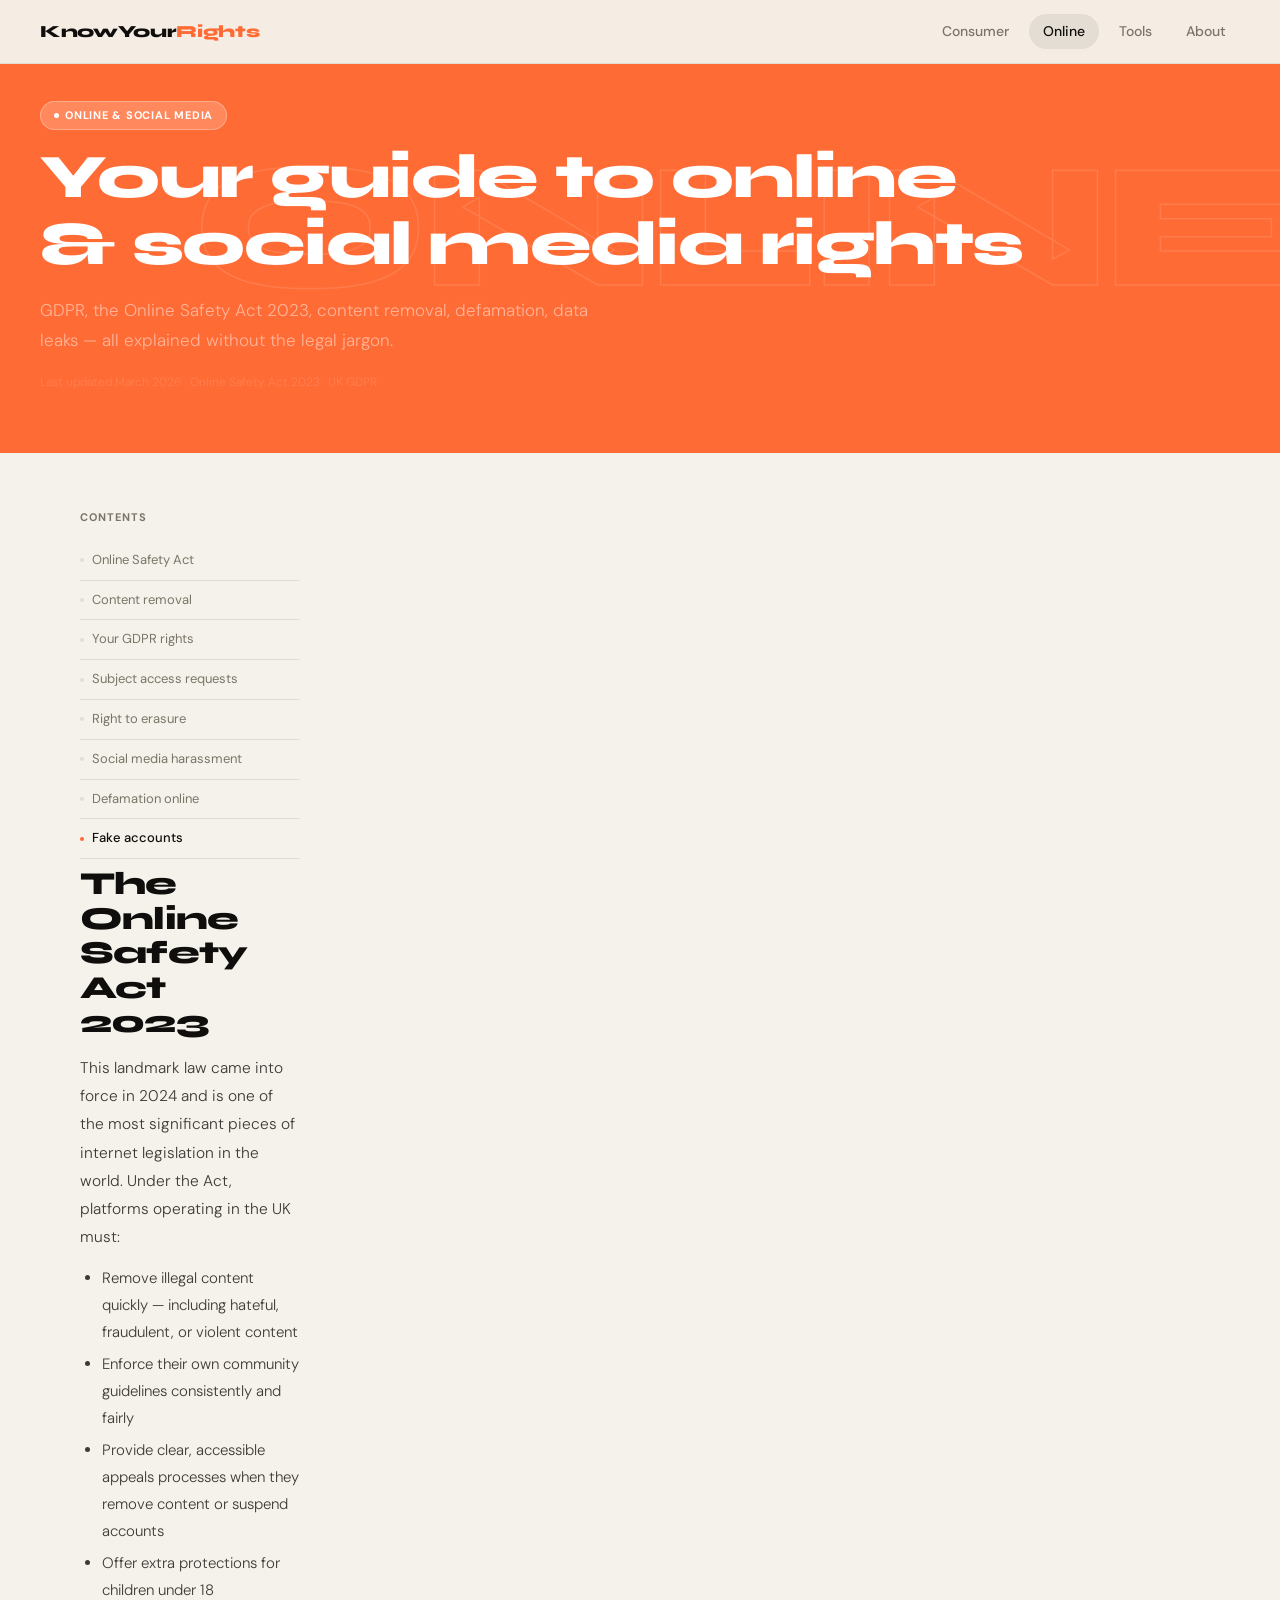
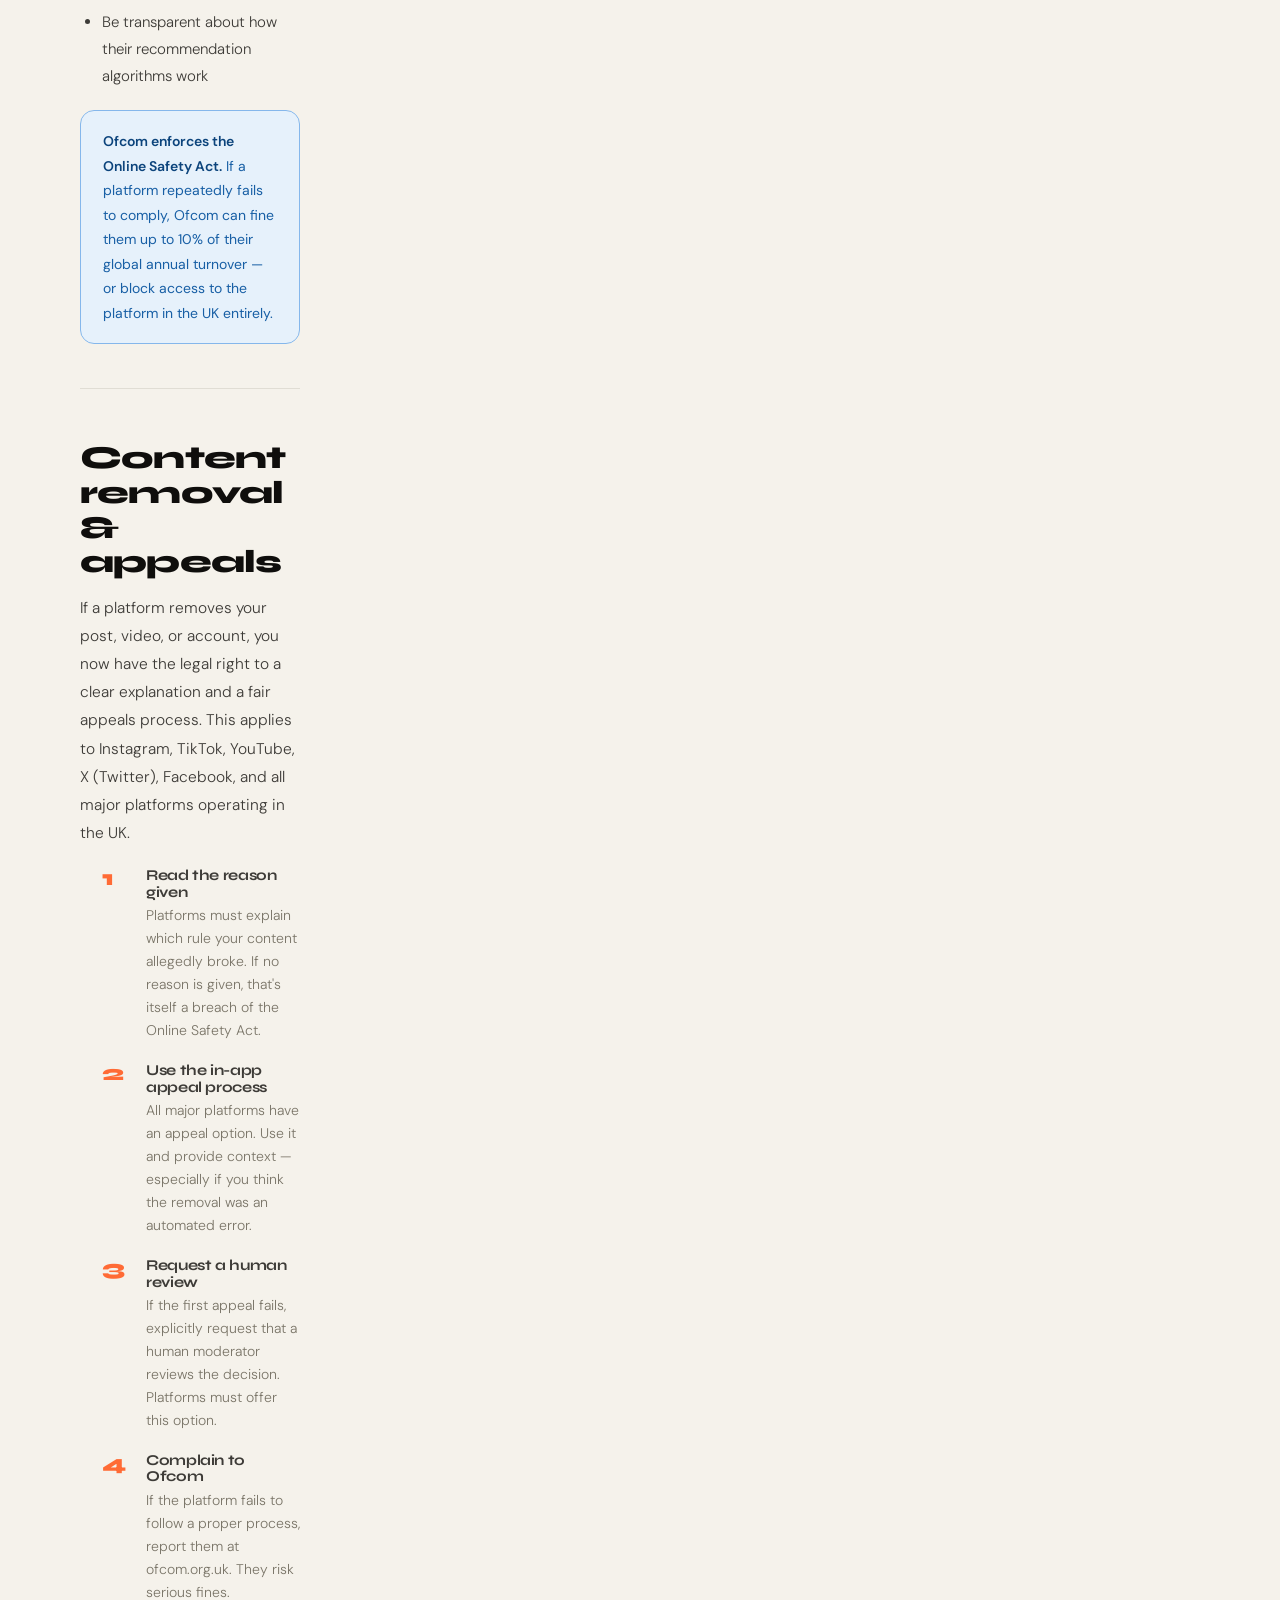
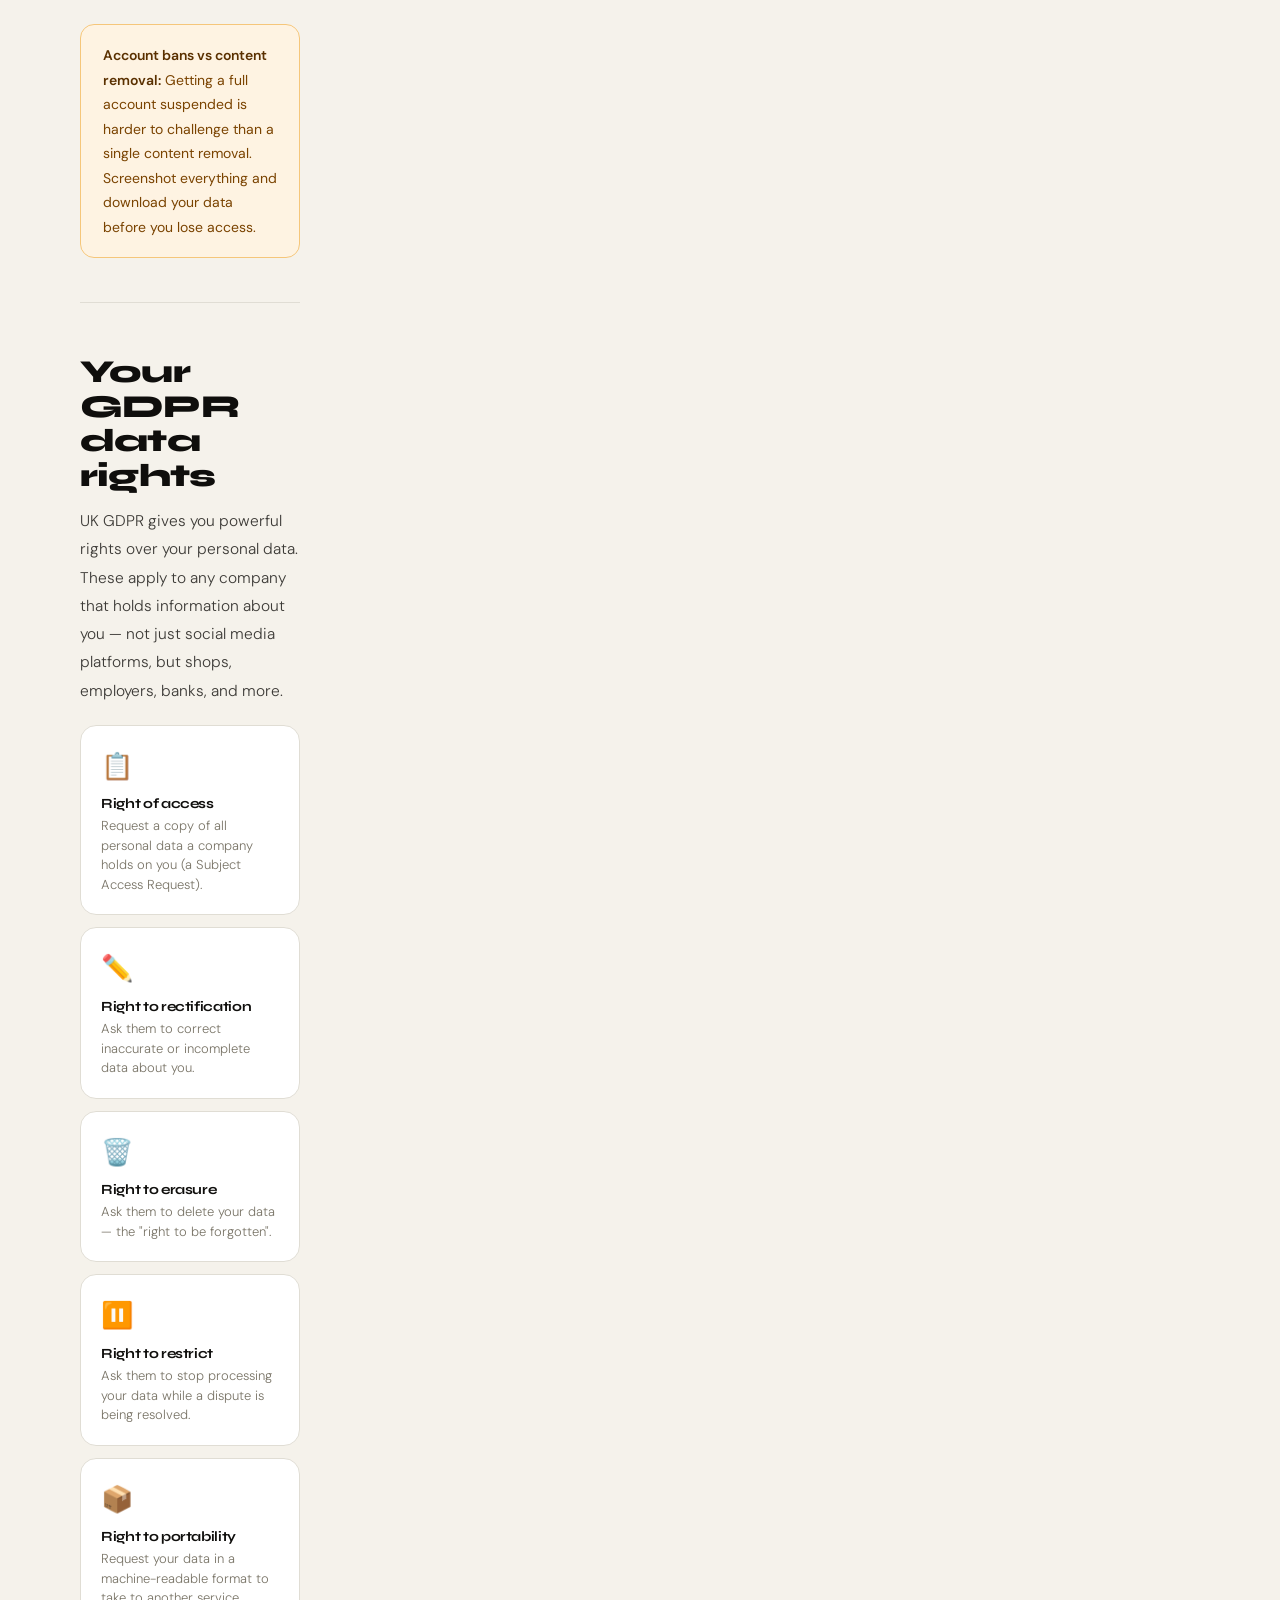
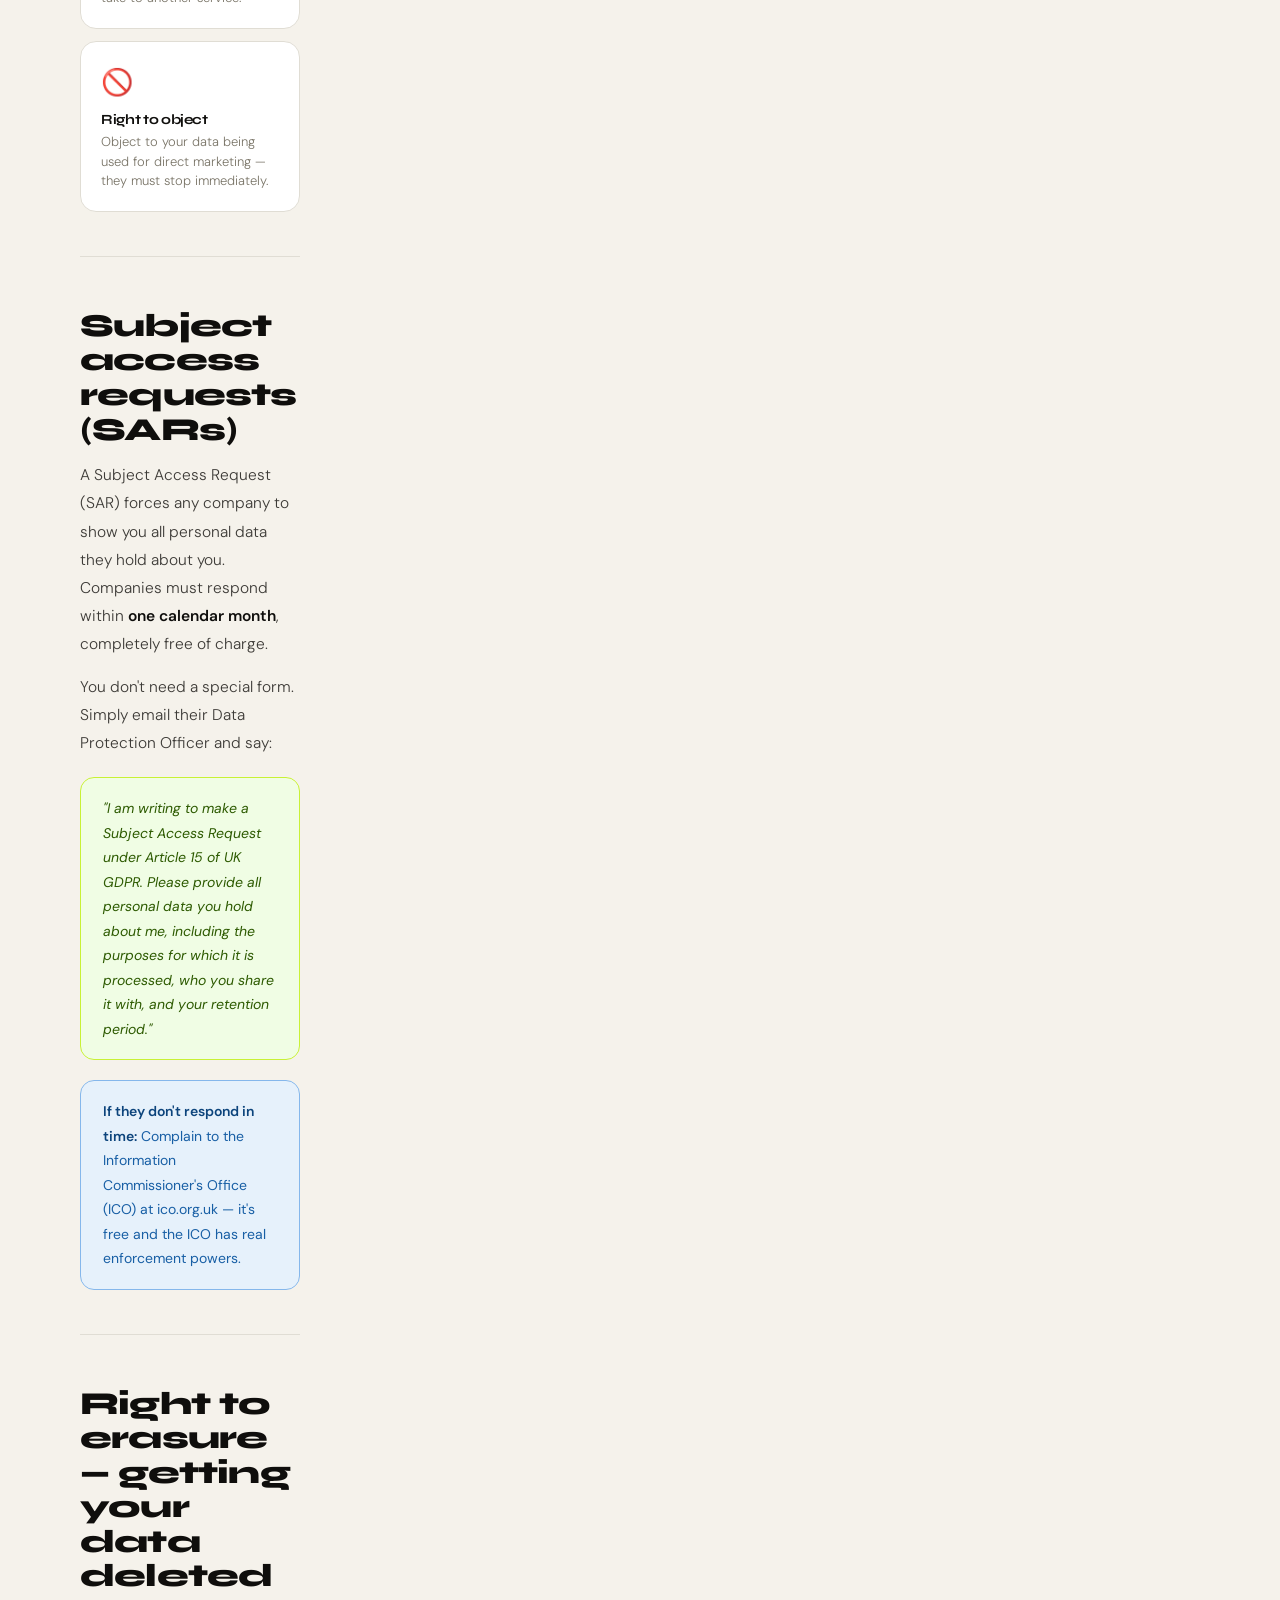
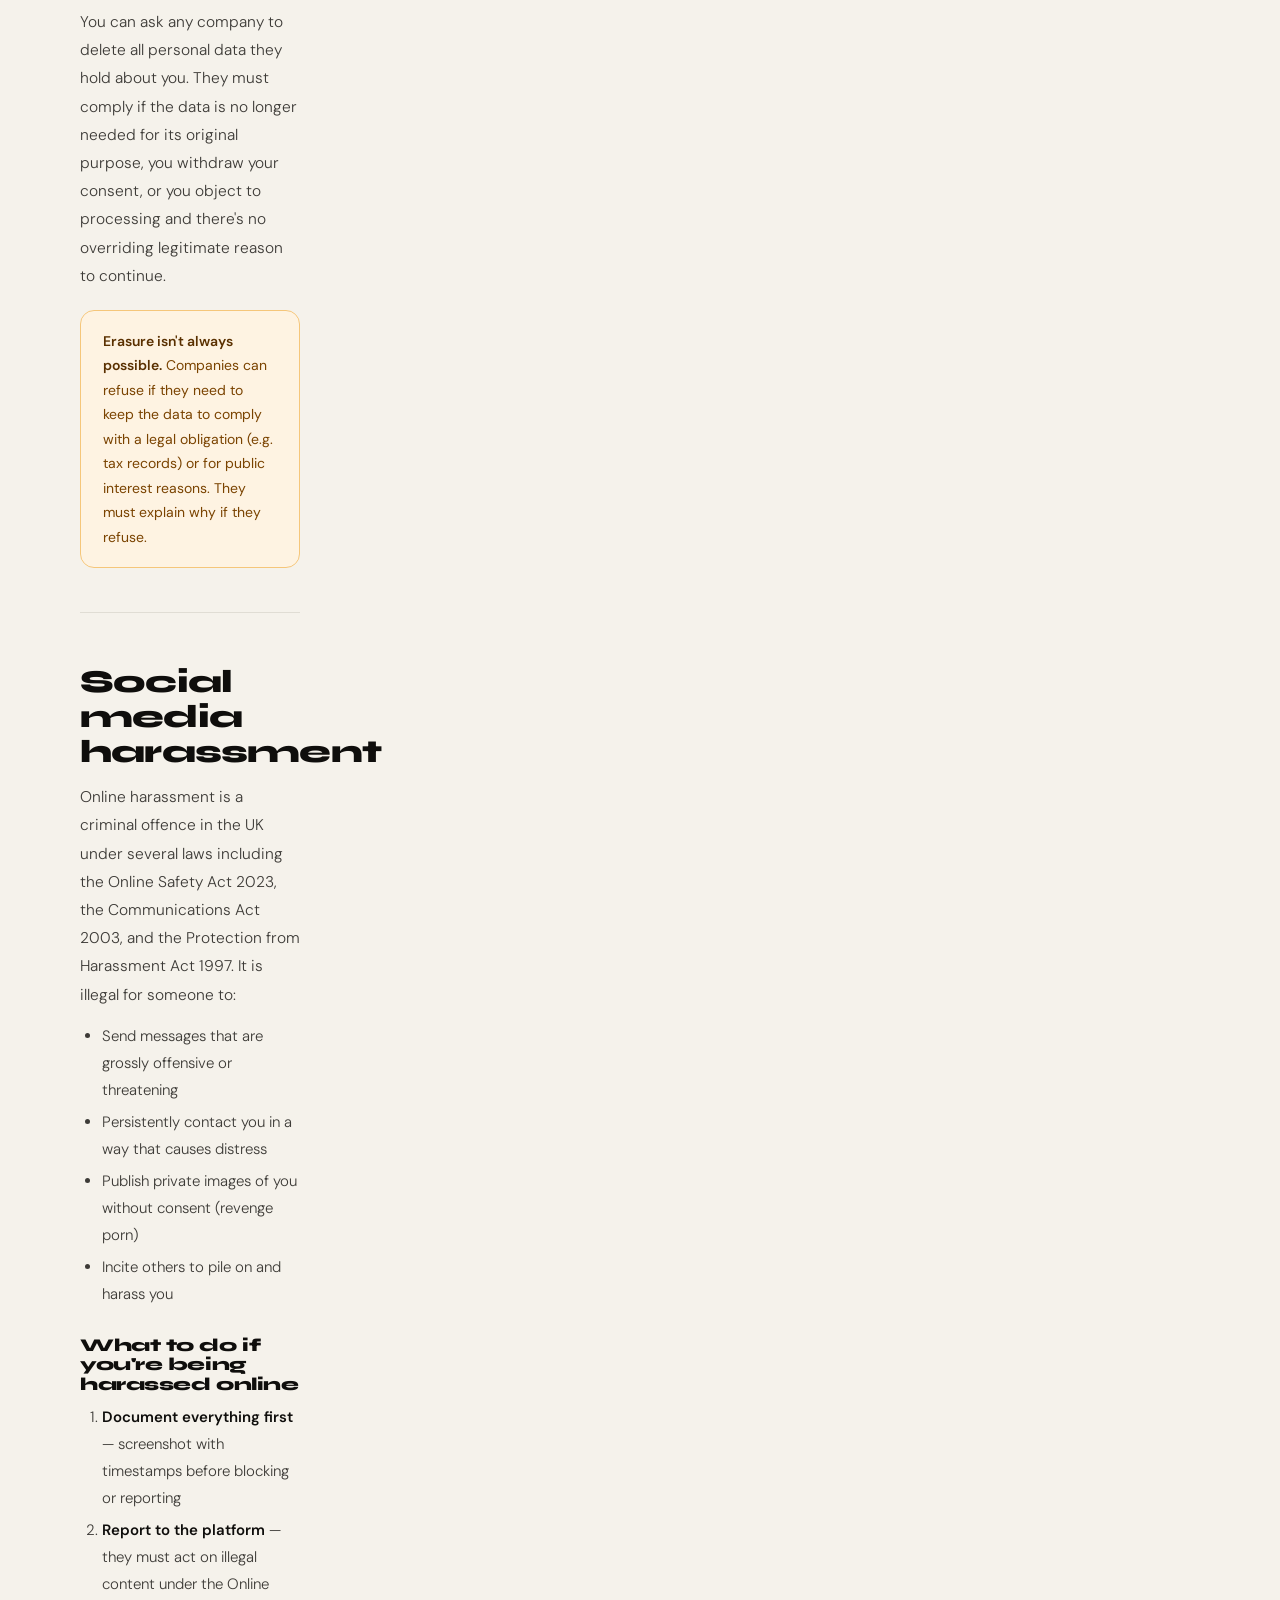
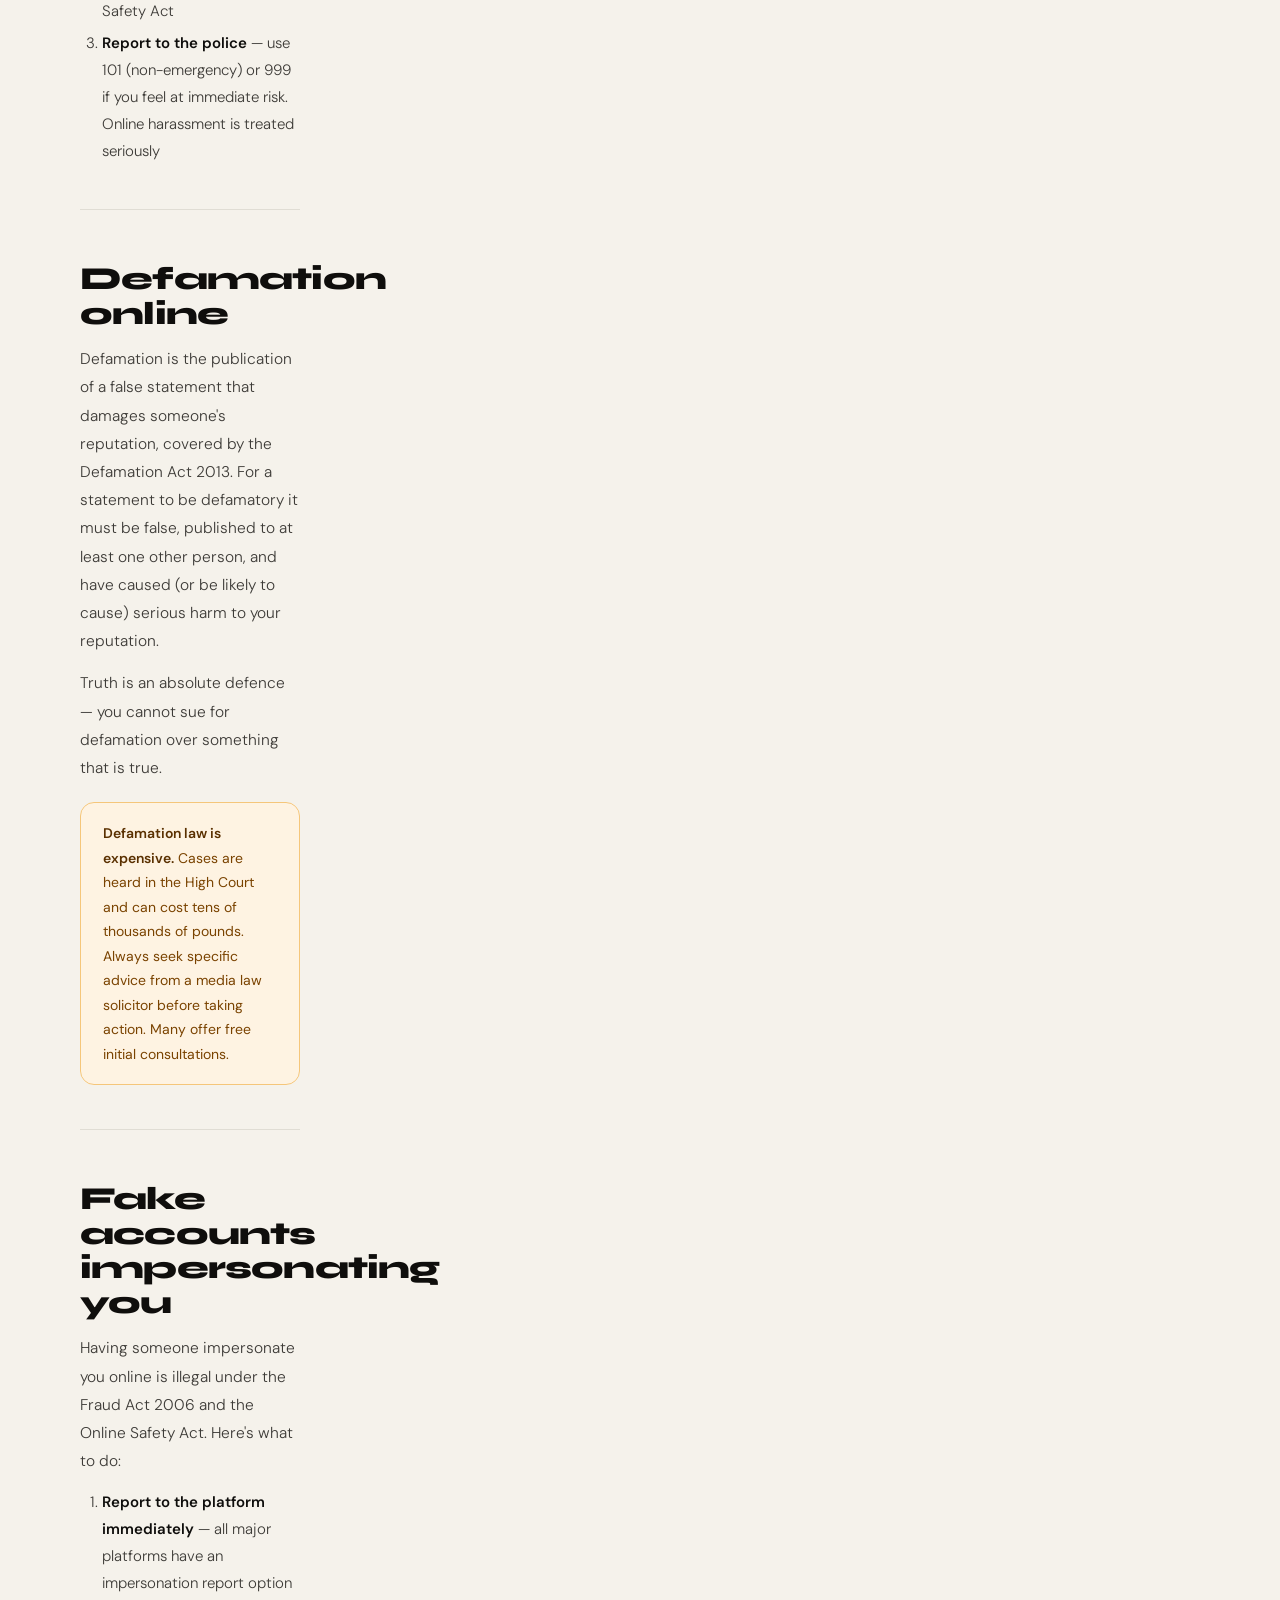
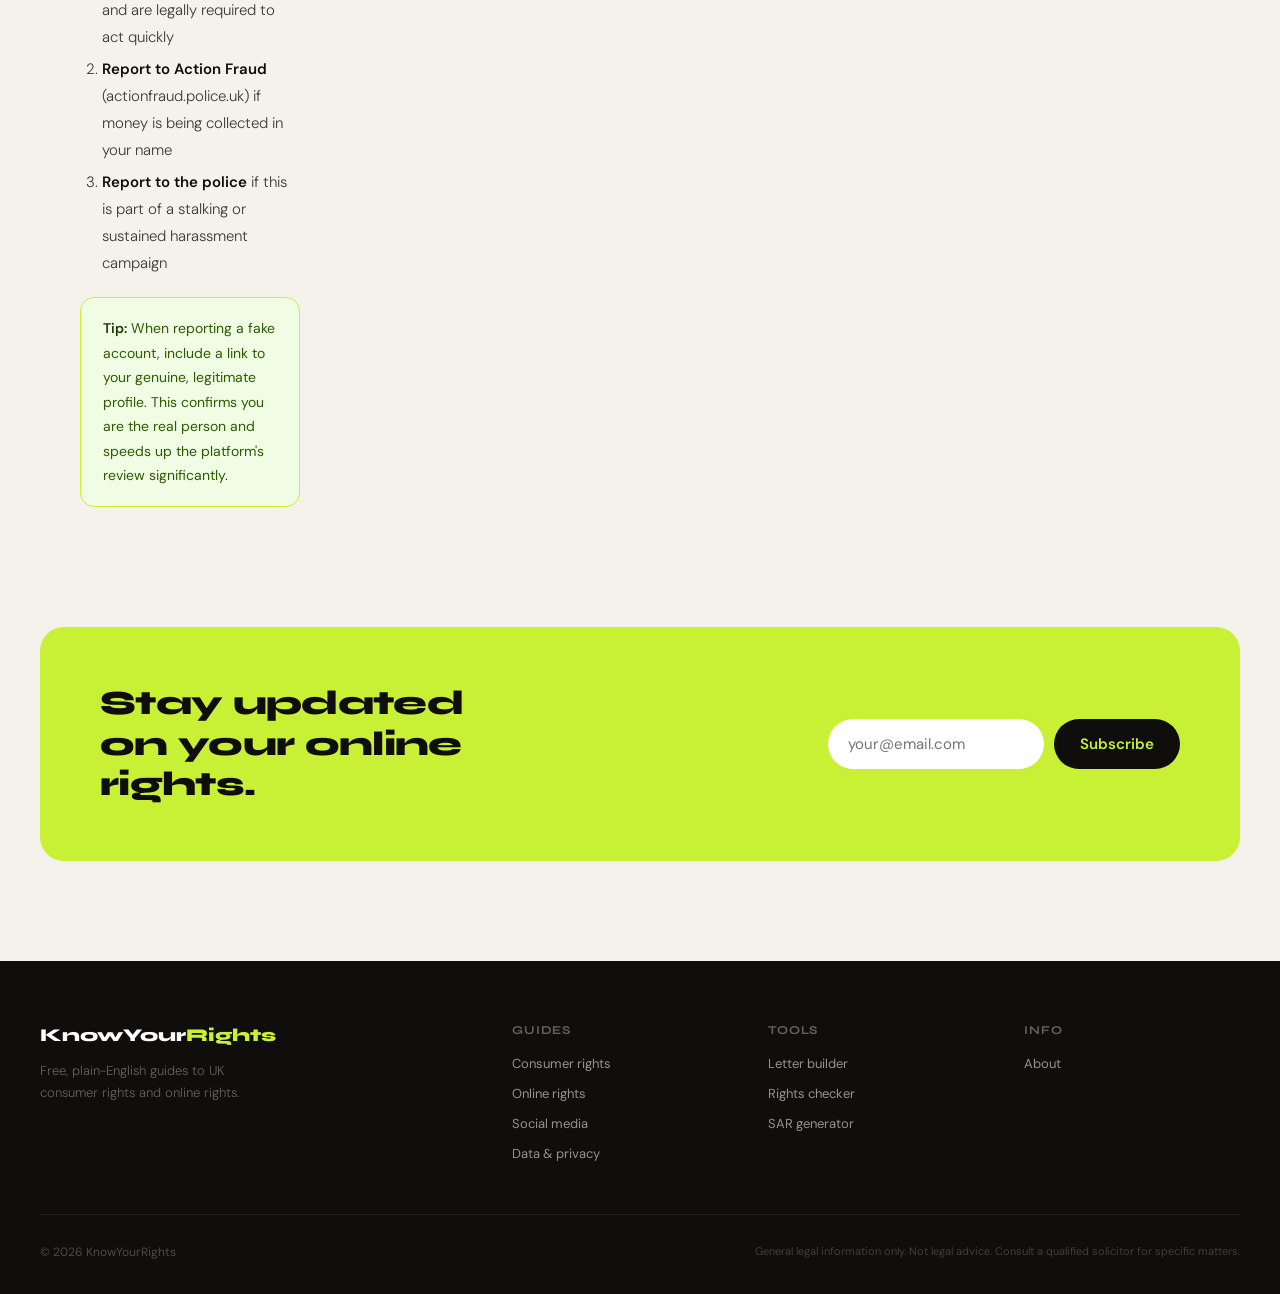
<file: online-rights.html>
<!DOCTYPE html>
<html lang="en">
<head>
<meta charset="UTF-8"><meta name="viewport" content="width=device-width,initial-scale=1">
<title>Online &amp; Social Media Rights — KnowYourRights</title>
<meta property="og:site_name" content=KnowYourRights">
<link rel="icon" type=image/x-icon" href="favicon.ico">
<meta name="description" content="Your guide to UK online rights, social media law, GDPR data rights, content removal appeals, defamation, and the Online Safety Act 2023.">
<meta name="keywords" content="online rights UK, social media law UK, GDPR rights, Online Safety Act 2023, content removal appeal, defamation UK, UK GDPR">
<link rel="canonical" href="https://knowyourrights.co.uk/online-rights.html">
<link rel="stylesheet" href="css/style.css">
<script type="application/ld+json">{"@context":"https://schema.org","@type":"Article","headline":"Your Guide to UK Online & Social Media Rights","publisher":{"@type":"Organization","name":"KnowYourRights","url":"https://knowyourrights.co.uk"}}</script>
<style>
.rights-grid { display: grid; grid-template-columns: repeat(auto-fit, minmax(180px,1fr)); gap: 12px; margin: 20px 0; }
.rcard { background: var(--card); border: 1px solid var(--border); border-radius: 16px; padding: 20px; }
.rcard .ri { font-size: 26px; margin-bottom: 9px; }
.rcard h4 { font-family: 'Syne', sans-serif; font-weight: 700; font-size: 14px; margin-bottom: 5px; }
.rcard p { font-size: 13px; color: var(--muted); margin: 0; line-height: 1.5; }
.step-ol { list-style: none; padding: 0; margin: 20px 0; counter-reset: steps; }
.step-ol li { counter-increment: steps; display: flex; gap: 16px; margin-bottom: 20px; align-items: flex-start; }
.step-ol li::before { content: counter(steps); font-family: 'Syne', sans-serif; font-weight: 800; font-size: 22px; color: var(--orange); flex-shrink: 0; width: 28px; line-height: 1; }
.step-ol li h4 { font-family: 'Syne', sans-serif; font-weight: 700; font-size: 15px; margin-bottom: 4px; }
.step-ol li p { font-size: 14px; color: var(--muted); margin: 0; line-height: 1.65; }
</style>
</head>
<body>
<nav class="nav">
  <a href="index.html" class="nav-logo">KnowYour<em>Rights</em></a>
  <div class="nav-links">
    <a href="consumer-rights.html">Consumer</a>
    <a href="online-rights.html" class="active">Online</a>
    <a href="tools.html">Tools</a>
    <a href="about.html">About</a>
  </div>
</nav>

<div class="page-hero" style="background:var(--orange);color:#fff;padding-top:100px">
  <div class="hero-ghost" style="-webkit-text-stroke-color:rgba(255,255,255,.12)">ONLINE</div>
  <div class="page-hero-inner">
    <div class="tag" style="background:rgba(255,255,255,.2);color:#fff;border:1px solid rgba(255,255,255,.3)">Online &amp; social media</div>
    <h1 style="color:#fff">Your guide to online<br>&amp; social media rights</h1>
    <p class="lead" style="color:rgba(255,255,255,.7)">GDPR, the Online Safety Act 2023, content removal, defamation, data leaks — all explained without the legal jargon.</p>
    <p class="meta" style="color:rgba(255,255,255,.4)">Last updated March 2026 · Online Safety Act 2023 · UK GDPR</p>
  </div>
</div>

<div class="guide-wrap">
  <aside class="sidebar">
    <div class="sb-title">Contents</div>
    <nav class="sb-links">
      <a href="#osa">Online Safety Act</a>
      <a href="#content">Content removal</a>
      <a href="#gdpr">Your GDPR rights</a>
      <a href="#sar">Subject access requests</a>
      <a href="#erasure">Right to erasure</a>
      <a href="#social">Social media harassment</a>
      <a href="#defamation">Defamation online</a>
      <a href="#fake">Fake accounts</a>

  <article class="guide-content">

    <section id="osa">
      <h2>The Online Safety Act 2023</h2>
      <p>This landmark law came into force in 2024 and is one of the most significant pieces of internet legislation in the world. Under the Act, platforms operating in the UK must:</p>
      <ul>
        <li>Remove illegal content quickly — including hateful, fraudulent, or violent content</li>
        <li>Enforce their own community guidelines consistently and fairly</li>
        <li>Provide clear, accessible appeals processes when they remove content or suspend accounts</li>
        <li>Offer extra protections for children under 18</li>
        <li>Be transparent about how their recommendation algorithms work</li>
      </ul>
      <div class="box box-blue">
        <strong>Ofcom enforces the Online Safety Act.</strong> If a platform repeatedly fails to comply, Ofcom can fine them up to 10% of their global annual turnover — or block access to the platform in the UK entirely.
      </div>
    </section>

    <hr>

    <section id="content">
      <h2>Content removal &amp; appeals</h2>
      <p>If a platform removes your post, video, or account, you now have the legal right to a clear explanation and a fair appeals process. This applies to Instagram, TikTok, YouTube, X (Twitter), Facebook, and all major platforms operating in the UK.</p>
      <ol class="step-ol">
        <li>
          <div><h4>Read the reason given</h4><p>Platforms must explain which rule your content allegedly broke. If no reason is given, that's itself a breach of the Online Safety Act.</p></div>
        </li>
        <li>
          <div><h4>Use the in-app appeal process</h4><p>All major platforms have an appeal option. Use it and provide context — especially if you think the removal was an automated error.</p></div>
        </li>
        <li>
          <div><h4>Request a human review</h4><p>If the first appeal fails, explicitly request that a human moderator reviews the decision. Platforms must offer this option.</p></div>
        </li>
        <li>
          <div><h4>Complain to Ofcom</h4><p>If the platform fails to follow a proper process, report them at ofcom.org.uk. They risk serious fines.</p></div>
        </li>
      </ol>
      <div class="box box-warn">
        <strong>Account bans vs content removal:</strong> Getting a full account suspended is harder to challenge than a single content removal. Screenshot everything and download your data before you lose access.
      </div>
    </section>

    <hr>

    <section id="gdpr">
      <h2>Your GDPR data rights</h2>
      <p>UK GDPR gives you powerful rights over your personal data. These apply to any company that holds information about you — not just social media platforms, but shops, employers, banks, and more.</p>
      <div class="rights-grid">
        <div class="rcard"><div class="ri">📋</div><h4>Right of access</h4><p>Request a copy of all personal data a company holds on you (a Subject Access Request).</p></div>
        <div class="rcard"><div class="ri">✏️</div><h4>Right to rectification</h4><p>Ask them to correct inaccurate or incomplete data about you.</p></div>
        <div class="rcard"><div class="ri">🗑️</div><h4>Right to erasure</h4><p>Ask them to delete your data — the "right to be forgotten".</p></div>
        <div class="rcard"><div class="ri">⏸️</div><h4>Right to restrict</h4><p>Ask them to stop processing your data while a dispute is being resolved.</p></div>
        <div class="rcard"><div class="ri">📦</div><h4>Right to portability</h4><p>Request your data in a machine-readable format to take to another service.</p></div>
        <div class="rcard"><div class="ri">🚫</div><h4>Right to object</h4><p>Object to your data being used for direct marketing — they must stop immediately.</p></div>
      </div>
    </section>

    <hr>

    <section id="sar">
      <h2>Subject access requests (SARs)</h2>
      <p>A Subject Access Request (SAR) forces any company to show you all personal data they hold about you. Companies must respond within <strong>one calendar month</strong>, completely free of charge.</p>
      <p>You don't need a special form. Simply email their Data Protection Officer and say:</p>
      <div class="box box-green">
        <em>"I am writing to make a Subject Access Request under Article 15 of UK GDPR. Please provide all personal data you hold about me, including the purposes for which it is processed, who you share it with, and your retention period."</em>
      </div>
      <div class="box box-blue">
        <strong>If they don't respond in time:</strong> Complain to the Information Commissioner's Office (ICO) at ico.org.uk — it's free and the ICO has real enforcement powers.
      </div>
    </section>

    <hr>

    <section id="erasure">
      <h2>Right to erasure — getting your data deleted</h2>
      <p>You can ask any company to delete all personal data they hold about you. They must comply if the data is no longer needed for its original purpose, you withdraw your consent, or you object to processing and there's no overriding legitimate reason to continue.</p>
      <div class="box box-warn">
        <strong>Erasure isn't always possible.</strong> Companies can refuse if they need to keep the data to comply with a legal obligation (e.g. tax records) or for public interest reasons. They must explain why if they refuse.
      </div>
    </section>

    <hr>

    <section id="social">
      <h2>Social media harassment</h2>
      <p>Online harassment is a criminal offence in the UK under several laws including the Online Safety Act 2023, the Communications Act 2003, and the Protection from Harassment Act 1997. It is illegal for someone to:</p>
      <ul>
        <li>Send messages that are grossly offensive or threatening</li>
        <li>Persistently contact you in a way that causes distress</li>
        <li>Publish private images of you without consent (revenge porn)</li>
        <li>Incite others to pile on and harass you</li>
      </ul>
      <h3>What to do if you're being harassed online</h3>
      <ol>
        <li><strong>Document everything first</strong> — screenshot with timestamps before blocking or reporting</li>
        <li><strong>Report to the platform</strong> — they must act on illegal content under the Online Safety Act</li>
        <li><strong>Report to the police</strong> — use 101 (non-emergency) or 999 if you feel at immediate risk. Online harassment is treated seriously</li>
      </ol>
    </section>

    <hr>

    <section id="defamation">
      <h2>Defamation online</h2>
      <p>Defamation is the publication of a false statement that damages someone's reputation, covered by the Defamation Act 2013. For a statement to be defamatory it must be false, published to at least one other person, and have caused (or be likely to cause) serious harm to your reputation.</p>
      <p>Truth is an absolute defence — you cannot sue for defamation over something that is true.</p>
      <div class="box box-warn">
        <strong>Defamation law is expensive.</strong> Cases are heard in the High Court and can cost tens of thousands of pounds. Always seek specific advice from a media law solicitor before taking action. Many offer free initial consultations.
      </div>
    </section>

    <hr>

    <section id="fake">
      <h2>Fake accounts impersonating you</h2>
      <p>Having someone impersonate you online is illegal under the Fraud Act 2006 and the Online Safety Act. Here's what to do:</p>
      <ol>
        <li><strong>Report to the platform immediately</strong> — all major platforms have an impersonation report option and are legally required to act quickly</li>
        <li><strong>Report to Action Fraud</strong> (actionfraud.police.uk) if money is being collected in your name</li>
        <li><strong>Report to the police</strong> if this is part of a stalking or sustained harassment campaign</li>
      </ol>
      <div class="box box-green">
        <strong>Tip:</strong> When reporting a fake account, include a link to your genuine, legitimate profile. This confirms you are the real person and speeds up the platform's review significantly.
      </div>
    </section>

  </article>
</div>

<div class="nl-wrap">
  <div class="nl-banner reveal">
    <h2>Stay updated on your online rights.</h2>
    <div class="nl-form">
      <input class="nl-input" type="email" id="nle" placeholder="your@email.com">
      <button class="nl-btn" onclick="const i=document.getElementById('nle');if(i.value.includes('@')){this.textContent='✓ Done!';this.style.opacity='.7';i.value='';}else i.style.borderColor='var(--orange)'">Subscribe</button>
    </div>
  </div>
</div>

<footer class="footer">
  <div class="footer-grid">
    <div><div class="footer-logo">KnowYour<em>Rights</em></div><p class="footer-tagline">Free, plain-English guides to UK consumer rights and online rights.</p></div>
    <div class="footer-col"><h5>Guides</h5><a href="consumer-rights.html">Consumer rights</a><a href="online-rights.html">Online rights</a><a href="online-rights.html#social">Social media</a><a href="online-rights.html#gdpr">Data &amp; privacy</a></div>
    <div class="footer-col"><h5>Tools</h5><a href="tools.html">Letter builder</a><a href="tools.html#checker">Rights checker</a><a href="tools.html">SAR generator</a></div>
    <div class="footer-col"><h5>Info</h5><a href="about.html">About</a></div>
  </div>
  <div class="footer-bottom">
    <div class="footer-copy">© 2026 KnowYourRights</div>
    <div class="footer-disc">General legal information only. Not legal advice. Consult a qualified solicitor for specific matters.</div>
  </div>
</footer>
<script>
const secs=document.querySelectorAll('section[id]');
secs.forEach(s=>new IntersectionObserver(es=>es.forEach(e=>{if(e.isIntersecting){document.querySelectorAll('.sb-links a').forEach(l=>l.classList.remove('on'));const a=document.querySelector(`.sb-links a[href="#${e.target.id}"]`);if(a)a.classList.add('on');}}) ,{rootMargin:'-15% 0px -70% 0px'}).observe(s));
const obs=new IntersectionObserver(es=>es.forEach(e=>{if(e.isIntersecting)e.target.classList.add('in');}),{threshold:0.08});
document.querySelectorAll('.reveal').forEach(el=>obs.observe(el));
</script>
</body>
</html>
</file>
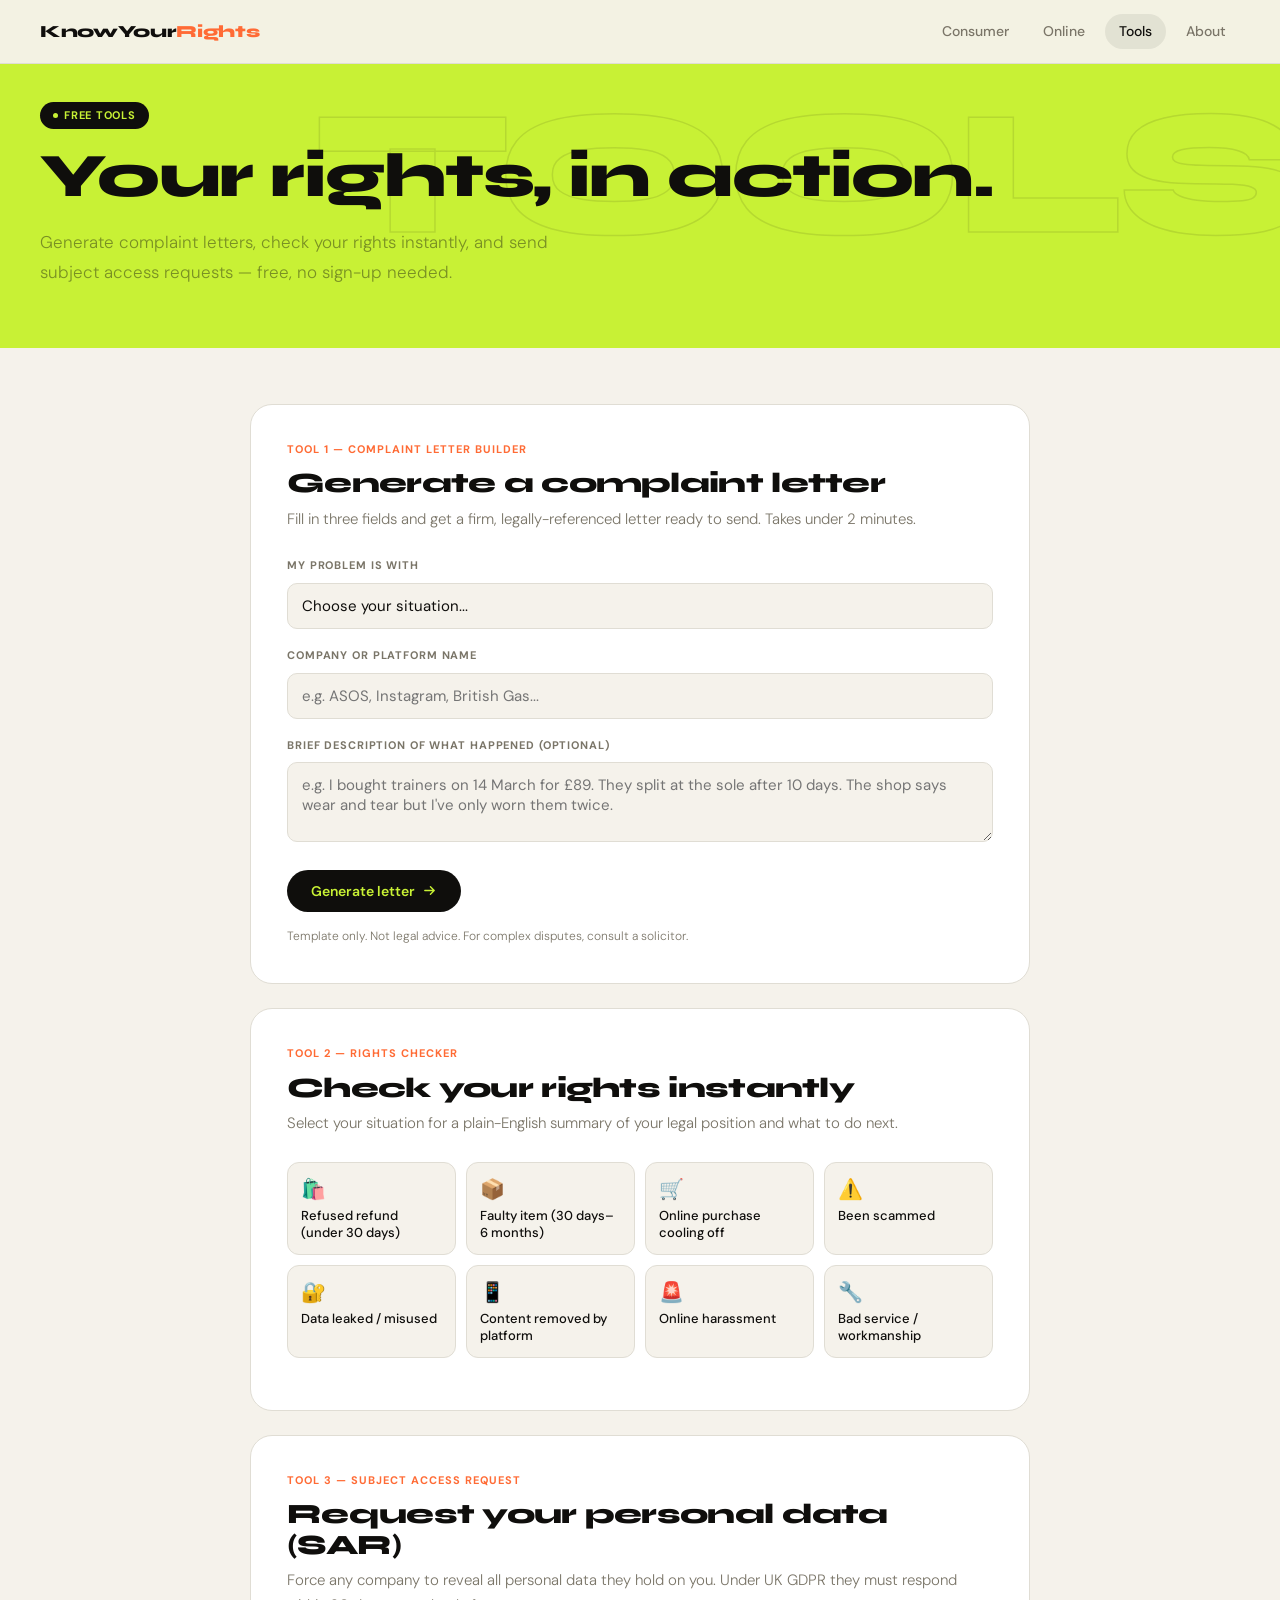
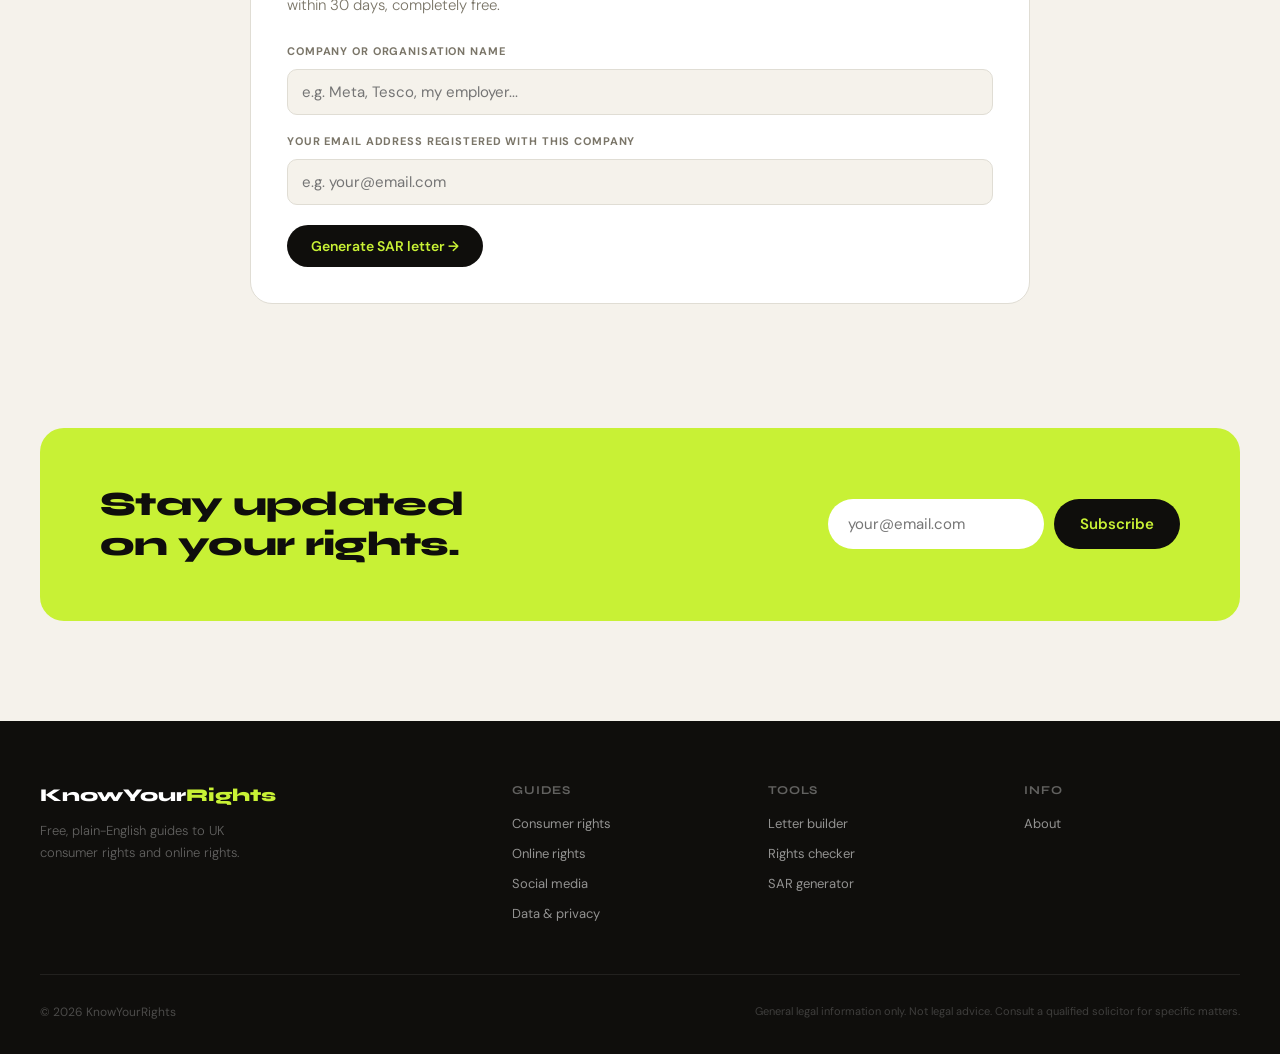
<file: tools.html>
<!DOCTYPE html>
<html lang="en">
<head>
<meta charset="UTF-8"><meta name="viewport" content="width=device-width,initial-scale=1">
<title>Free Legal Tools — Letter Builder &amp; Rights Checker | KnowYourRights</title>
<meta property="og:site_name" content=KnowYourRights">
<link rel="icon" type=image/x-icon" href="favicon.ico">
<meta name="description" content="Free UK legal tools: generate a complaint letter in 2 minutes, check your rights instantly, send a subject access request. No sign-up required.">
<meta name="keywords" content="free complaint letter UK, consumer rights letter template, refund letter UK, rights checker UK, subject access request template">
<link rel="canonical" href="https://knowyourrights.co.uk/tools.html">
<link rel="stylesheet" href="css/style.css">
<style>
.tools-wrap{max-width:860px;margin:0 auto;padding:56px 40px 100px}
.tool-block{background:var(--card);border:1px solid var(--border);border-radius:22px;padding:36px;margin-bottom:24px}
.tool-eyebrow{font-size:11px;font-weight:700;letter-spacing:.09em;text-transform:uppercase;color:var(--orange);margin-bottom:10px}
.tool-block h2{font-size:clamp(20px,2.8vw,28px);margin-bottom:8px}
.tool-block .tool-desc{font-size:15px;font-weight:300;color:var(--muted);margin-bottom:26px;line-height:1.65}
.fl{display:block;font-size:11px;font-weight:700;letter-spacing:.08em;text-transform:uppercase;color:var(--muted);margin-bottom:8px;margin-top:18px}
.fl:first-of-type{margin-top:0}
select,textarea,input[type=text]{width:100%;background:var(--paper);border:1.5px solid var(--border);border-radius:10px;color:var(--ink);font-family:'DM Sans',sans-serif;font-size:15px;padding:12px 14px;outline:none;transition:border-color .2s;-webkit-appearance:none}
select:focus,textarea:focus,input[type=text]:focus{border-color:var(--ink);background:#fff}
textarea{resize:vertical;min-height:80px}
.gen-btn{margin-top:20px;background:var(--ink);color:var(--accent);border:none;border-radius:100px;font-family:'DM Sans',sans-serif;font-size:14px;font-weight:600;padding:12px 24px;cursor:pointer;transition:opacity .2s,transform .15s;display:inline-flex;align-items:center;gap:7px}
.gen-btn:hover{opacity:.88;transform:translateY(-1px)}
.out-box{margin-top:16px;background:#f0fde4;border:1.5px solid var(--accent);border-radius:14px;padding:18px 20px;font-size:14px;color:#2a5500;line-height:1.8;white-space:pre-wrap;display:none;animation:fadeUp .3s ease}
.out-box.show{display:block}
.copy-btn{margin-top:10px;background:var(--ink);color:#fff;border:none;border-radius:100px;font-family:'DM Sans',sans-serif;font-size:12px;font-weight:600;padding:8px 18px;cursor:pointer;display:none;transition:opacity .15s}
.copy-btn.show{display:inline-block}
.copy-btn:hover{opacity:.8}
.chk-grid{display:grid;grid-template-columns:repeat(auto-fit,minmax(165px,1fr));gap:10px;margin-bottom:16px}
.chk-btn{padding:13px;border:1.5px solid var(--border);border-radius:12px;background:var(--paper);font-family:'DM Sans',sans-serif;font-size:13px;font-weight:500;color:var(--ink);cursor:pointer;text-align:left;transition:all .2s;display:flex;flex-direction:column;gap:5px}
.chk-btn .ic{font-size:20px}
.chk-btn:hover,.chk-btn.on{border-color:var(--ink);background:var(--ink);color:var(--accent)}
.chk-result{background:#f0fde4;border:1.5px solid var(--accent);border-radius:14px;padding:18px;display:none;animation:fadeUp .3s ease}
.chk-result.show{display:block}
.cr-h{font-family:'Syne',sans-serif;font-weight:700;font-size:15px;color:#2d5a00;margin-bottom:7px}
.cr-b{font-size:14px;color:#3a6b07;line-height:1.65}
.cr-l{display:inline-block;margin-top:9px;font-size:13px;font-weight:600;color:#2d5a00;text-decoration:underline}
@media(max-width:700px){.tools-wrap{padding:40px 20px 60px}}
</style>
</head>
<body>
<nav class="nav">
  <a href="index.html" class="nav-logo">KnowYour<em>Rights</em></a>
  <div class="nav-links">
    <a href="consumer-rights.html">Consumer</a>
    <a href="online-rights.html">Online</a>
    <a href="tools.html" class="active">Tools</a>
    <a href="about.html">About</a>
  </div>
</nav>

<div class="page-hero" style="background:var(--accent);padding-top:100px">
  <div class="hero-ghost" style="color:transparent;-webkit-text-stroke-color:rgba(15,14,12,.1)">TOOLS</div>
  <div class="page-hero-inner">
    <div class="tag tag-dark">Free tools</div>
    <h1>Your rights, in action.</h1>
    <p class="lead" style="color:rgba(15,14,12,.6)">Generate complaint letters, check your rights instantly, and send subject access requests — free, no sign-up needed.</p>
  </div>
</div>

<div class="tools-wrap">

  <div class="tool-block" id="letters">
    <div class="tool-eyebrow">Tool 1 — Complaint letter builder</div>
    <h2>Generate a complaint letter</h2>
    <p class="tool-desc">Fill in three fields and get a firm, legally-referenced letter ready to send. Takes under 2 minutes.</p>
    <label class="fl">My problem is with</label>
    <select id="pt">
      <option value="">Choose your situation...</option>
      <option value="refund">A retailer refusing my refund</option>
      <option value="faulty">A faulty product</option>
      <option value="online">An online purchase (cooling-off period)</option>
      <option value="service">A poor service (builder, mechanic etc.)</option>
      <option value="data">A company misusing my data (GDPR)</option>
      <option value="content">A platform removing my content</option>
      <option value="scam">An online scam / fraudulent seller</option>
    </select>
    <label class="fl">Company or platform name</label>
    <input type="text" id="cn" placeholder="e.g. ASOS, Instagram, British Gas...">
    <label class="fl">Brief description of what happened (optional)</label>
    <textarea id="dt" placeholder="e.g. I bought trainers on 14 March for £89. They split at the sole after 10 days. The shop says wear and tear but I've only worn them twice."></textarea>
    <button class="gen-btn" onclick="gen()">Generate letter <svg width="15" height="15" fill="none" viewBox="0 0 16 16"><path d="M3 8h10M9 4l4 4-4 4" stroke="currentColor" stroke-width="1.5" stroke-linecap="round" stroke-linejoin="round"/></svg></button>
    <div class="out-box" id="lo"></div>
    <button class="copy-btn" id="cb1" onclick="cp('lo','cb1')">Copy letter</button>
    <p style="margin-top:14px;font-size:12px;color:var(--muted)">Template only. Not legal advice. For complex disputes, consult a solicitor.</p>
  </div>

  <div class="tool-block" id="checker">
    <div class="tool-eyebrow">Tool 2 — Rights checker</div>
    <h2>Check your rights instantly</h2>
    <p class="tool-desc">Select your situation for a plain-English summary of your legal position and what to do next.</p>
    <div class="chk-grid">
      <button class="chk-btn" onclick="chk('r30',this)"><span class="ic">🛍️</span>Refused refund (under 30 days)</button>
      <button class="chk-btn" onclick="chk('r6m',this)"><span class="ic">📦</span>Faulty item (30 days–6 months)</button>
      <button class="chk-btn" onclick="chk('r14',this)"><span class="ic">🛒</span>Online purchase cooling off</button>
      <button class="chk-btn" onclick="chk('sc',this)"><span class="ic">⚠️</span>Been scammed</button>
      <button class="chk-btn" onclick="chk('dat',this)"><span class="ic">🔐</span>Data leaked / misused</button>
      <button class="chk-btn" onclick="chk('po',this)"><span class="ic">📱</span>Content removed by platform</button>
      <button class="chk-btn" onclick="chk('ha',this)"><span class="ic">🚨</span>Online harassment</button>
      <button class="chk-btn" onclick="chk('sv',this)"><span class="ic">🔧</span>Bad service / workmanship</button>
    </div>
    <div class="chk-result" id="cr">
      <div class="cr-h" id="crh"></div>
      <div class="cr-b" id="crb"></div>
      <a class="cr-l" id="crl" href="#">Read the full guide →</a>
    </div>
  </div>

  <div class="tool-block">
    <div class="tool-eyebrow">Tool 3 — Subject access request</div>
    <h2>Request your personal data (SAR)</h2>
    <p class="tool-desc">Force any company to reveal all personal data they hold on you. Under UK GDPR they must respond within 30 days, completely free.</p>
    <label class="fl">Company or organisation name</label>
    <input type="text" id="sc" placeholder="e.g. Meta, Tesco, my employer...">
    <label class="fl">Your email address registered with this company</label>
    <input type="text" id="se" placeholder="e.g. your@email.com">
    <button class="gen-btn" onclick="genSAR()">Generate SAR letter →</button>
    <div class="out-box" id="so"></div>
    <button class="copy-btn" id="cb2" onclick="cp('so','cb2')">Copy letter</button>
  </div>

</div>

<div class="nl-wrap">
  <div class="nl-banner reveal">
    <h2>Stay updated on your rights.</h2>
    <div class="nl-form">
      <input class="nl-input" type="email" id="nle" placeholder="your@email.com">
      <button class="nl-btn" onclick="const i=document.getElementById('nle');if(i.value.includes('@')){this.textContent='✓ Done!';this.style.opacity='.7';i.value='';}else i.style.borderColor='var(--orange)'">Subscribe</button>
    </div>
  </div>
</div>

<footer class="footer">
  <div class="footer-grid">
    <div><div class="footer-logo">KnowYour<em>Rights</em></div><p class="footer-tagline">Free, plain-English guides to UK consumer rights and online rights.</p></div>
    <div class="footer-col"><h5>Guides</h5><a href="consumer-rights.html">Consumer rights</a><a href="online-rights.html">Online rights</a><a href="online-rights.html#social">Social media</a><a href="online-rights.html#gdpr">Data &amp; privacy</a></div>
    <div class="footer-col"><h5>Tools</h5><a href="tools.html">Letter builder</a><a href="tools.html#checker">Rights checker</a><a href="tools.html">SAR generator</a></div>
    <div class="footer-col"><h5>Info</h5><a href="about.html">About</a></div>
  </div>
  <div class="footer-bottom">
    <div class="footer-copy">© 2026 KnowYourRights</div>
    <div class="footer-disc">General legal information only. Not legal advice. Consult a qualified solicitor for specific matters.</div>
  </div>
</footer>

<script>
const T={refund:(c,d)=>`Dear Customer Services,\n\nI am writing to formally request a refund for a purchase from ${c}.\n\nUnder the Consumer Rights Act 2015, goods sold by a business must be of satisfactory quality, fit for purpose, and as described. The item I purchased does not meet these statutory requirements.${d?'\n\nFurther details: '+d:''}\n\nI am exercising my statutory right to a full refund under Section 20 of the Consumer Rights Act 2015. Please process this refund within 14 days of receiving this letter.\n\nIf this matter is not resolved, I will escalate via chargeback, the Retail Ombudsman, and if necessary the small claims court.\n\nYours sincerely,\n[Your full name]\n[Your address]\n[Date]`,faulty:(c,d)=>`Dear Customer Services,\n\nI am writing regarding a faulty product purchased from ${c}.\n\nUnder the Consumer Rights Act 2015, goods must be of satisfactory quality. The fault I have experienced indicates the product did not meet this standard at the time of purchase.${d?'\n\nFurther details: '+d:''}\n\nI am legally entitled to a repair, replacement, or full refund. Please resolve this within 14 days of receiving this letter.\n\nYours sincerely,\n[Your full name]\n[Your address]`,online:(c,d)=>`Dear Customer Services,\n\nI am writing to cancel my order under the Consumer Contracts Regulations 2013, which provides a statutory 14-day right to cancel distance purchases.\n\nI purchased from ${c} on [date of purchase] and am exercising my right to cancel within the statutory 14-day window.${d?'\n\n'+d:''}\n\nPlease confirm receipt of this cancellation and process a full refund to my original payment method within 14 days.\n\nYours sincerely,\n[Your full name]\n[Your order number]`,service:(c,d)=>`Dear Sir/Madam,\n\nI am writing to formally complain about the standard of service provided by ${c}.\n\nUnder the Consumer Rights Act 2015, services must be carried out with reasonable care and skill. I believe the work did not meet this statutory standard.${d?'\n\nFurther details: '+d:''}\n\nI request that you remedy this within 14 days, either by repeating the service at no additional cost or by providing an appropriate price reduction. If unresolved, I will escalate to the relevant trade ombudsman and if necessary the small claims court.\n\nYours sincerely,\n[Your full name]`,data:(c,d)=>`Dear Data Protection Officer,\n\nI am writing to raise a formal complaint regarding the handling of my personal data by ${c}.\n\nUnder UK GDPR, personal data must be processed lawfully, fairly, and transparently. I believe you have failed to meet these obligations.${d?'\n\nFurther details: '+d:''}\n\nI request a full investigation and written response within 30 days. If I am not satisfied, I will report this to the Information Commissioner's Office (ICO) at ico.org.uk.\n\nYours sincerely,\n[Your full name]`,content:(c,d)=>`Dear Trust & Safety Team,\n\nI am writing to formally appeal the removal of my content / suspension of my account on ${c}.\n\nUnder the Online Safety Act 2023, you are required to provide a clear explanation of why content was removed and to operate a fair, accessible appeals process.${d?'\n\nFurther details: '+d:''}\n\nI believe this decision was made in error. Please have a human moderator review this and respond within 14 days. If you fail to provide a proper process, I will report this to Ofcom.\n\nYours sincerely,\n[Your name / username]`,scam:(c,d)=>`Dear Fraud Department,\n\nI am writing to report a fraudulent transaction processed via ${c} and to request a full refund.\n\nI have been the victim of fraud and have reported this to Action Fraud (reference: [your reference number]).${d?'\n\nFurther details: '+d:''}\n\nI request that you investigate this transaction immediately and process a full refund within 14 days.\n\nYours sincerely,\n[Your full name]\n[Your account details]`};
const C={r30:{h:"You have the right to a full refund.",b:"Under the Consumer Rights Act 2015, you have a 30-day right to reject faulty goods for a full refund. No receipt required — bank statements work. A shop's 'no refunds' sign doesn't override your statutory rights.",l:"consumer-rights.html#30day"},r6m:{h:"You're entitled to a repair or replacement.",b:"Between 30 days and 6 months, the law presumes any fault existed at purchase. The retailer must repair or replace at no cost. If they fail, you can demand a full refund.",l:"consumer-rights.html#repair"},r14:{h:"You can cancel within 14 days — no reason needed.",b:"The Consumer Contracts Regulations 2013 give you 14 days to cancel any online purchase for any reason. The retailer must refund you within 14 days of receiving the return.",l:"consumer-rights.html#online"},sc:{h:"Act immediately — you may still get your money back.",b:"Call your bank's fraud line now. Request a chargeback if you paid by card. If over £100 by credit card, Section 75 makes your card provider jointly liable. Report to Action Fraud.",l:"consumer-rights.html#scams"},dat:{h:"You have strong rights under UK GDPR.",b:"Submit a Subject Access Request (free, must be answered in 30 days). Request deletion of your data. Complain to the ICO at ico.org.uk if the company doesn't comply.",l:"online-rights.html#gdpr"},po:{h:"Platforms must explain why and allow appeals.",b:"Under the Online Safety Act 2023, platforms must give a clear reason for removal and offer a fair appeals process. Request a human review. Report non-compliance to Ofcom.",l:"online-rights.html#content"},ha:{h:"Online harassment is a criminal offence.",b:"Screenshot everything with timestamps before blocking. Report to the platform. Report to police on 101. The Communications Act, Online Safety Act, and Protection from Harassment Act all apply.",l:"online-rights.html#social"},sv:{h:"Services must meet a reasonable standard.",b:"Under the Consumer Rights Act 2015, services must be performed with reasonable care and skill. You can request the work be redone at no cost or claim the cost of getting it fixed elsewhere.",l:"consumer-rights.html#services"}};
function gen(){const t=document.getElementById('pt').value;const c=document.getElementById('cn').value||'the company';const d=document.getElementById('dt').value;if(!t){alert('Please select your situation first.');return;}const o=document.getElementById('lo');o.textContent=T[t](c,d);o.classList.remove('show');void o.offsetWidth;o.classList.add('show');document.getElementById('cb1').classList.add('show');}
function chk(t,btn){document.querySelectorAll('.chk-btn').forEach(b=>b.classList.remove('on'));btn.classList.add('on');const r=C[t];document.getElementById('crh').textContent=r.h;document.getElementById('crb').textContent=r.b;document.getElementById('crl').href=r.l;const o=document.getElementById('cr');o.classList.remove('show');void o.offsetWidth;o.classList.add('show');}
function genSAR(){const c=document.getElementById('sc').value||'the organisation';const e=document.getElementById('se').value;const txt=`Dear Data Protection Officer,\n\nI am writing to submit a formal Subject Access Request under Article 15 of UK GDPR.\n\nI request a copy of all personal data you hold about me, including:\n- The purposes for which my data is being processed\n- The categories of personal data held\n- Who you share my data with (including third parties)\n- Your data retention periods for my data${e?'\n\nTo help identify my records, the email address I use with '+c+' is: '+e:''}\n\nYou are legally required to respond to this request within one calendar month, at no charge.\n\nIf I do not receive a satisfactory response, I will report this to the Information Commissioner's Office (ico.org.uk).\n\nYours sincerely,\n[Your full name]\n[Your address]\n[Date]`;const o=document.getElementById('so');o.textContent=txt;o.classList.remove('show');void o.offsetWidth;o.classList.add('show');document.getElementById('cb2').classList.add('show');}
function cp(id,btnId){navigator.clipboard.writeText(document.getElementById(id).textContent).then(()=>{const b=document.getElementById(btnId);b.textContent='✓ Copied!';setTimeout(()=>b.textContent='Copy letter',2200);});}
const obs=new IntersectionObserver(es=>es.forEach(e=>{if(e.isIntersecting)e.target.classList.add('in');}),{threshold:0.08});
document.querySelectorAll('.reveal').forEach(el=>obs.observe(el));
</script>
</body>
</html>
</file>
<file: css/style.css>
@import url('https://fonts.googleapis.com/css2?family=Syne:wght@400;500;600;700;800&family=DM+Sans:ital,opsz,wght@0,9..40,300;0,9..40,400;0,9..40,500;0,9..40,600;1,9..40,300&display=swap');

/* ── TOKENS ────────────────────────────────── */
:root {
  --ink:    #0f0e0c;
  --paper:  #f5f2eb;
  --accent: #c8f135;
  --orange: #ff6b35;
  --muted:  #7a7568;
  --card:   #ffffff;
  --border: #e0ddd4;
  --purple-bg: #e8e3ff;
  --purple-fg: #2d1f8a;
  --peach-bg:  #fff3e0;
  --peach-fg:  #7a3500;
}

/* ── RESET ─────────────────────────────────── */
*, *::before, *::after { box-sizing: border-box; margin: 0; padding: 0; }
html { scroll-behavior: smooth; }
body {
  font-family: 'DM Sans', sans-serif;
  background: var(--paper);
  color: var(--ink);
  font-size: 16px;
  line-height: 1.6;
  overflow-x: hidden;
}

/* ── TYPOGRAPHY ────────────────────────────── */
h1, h2, h3, h4 {
  font-family: 'Syne', sans-serif;
  font-weight: 800;
  letter-spacing: -0.025em;
  line-height: 1.08;
}
p { font-weight: 300; line-height: 1.8; color: #3d3b37; }
strong { font-weight: 600; color: var(--ink); }
a { text-decoration: none; color: inherit; }

/* ── NAV ───────────────────────────────────── */
.nav {
  position: fixed; top: 0; left: 0; right: 0; z-index: 200;
  display: flex; align-items: center; justify-content: space-between;
  padding: 0 40px; height: 64px;
  background: rgba(245,242,235,0.96);
  backdrop-filter: blur(10px);
  border-bottom: 1px solid var(--border);
}
.nav-logo {
  font-family: 'Syne', sans-serif; font-weight: 800; font-size: 17px;
  letter-spacing: -0.02em; color: var(--ink);
}
.nav-logo em { font-style: normal; color: var(--orange); }
.nav-links { display: flex; align-items: center; gap: 6px; }
.nav-links a {
  font-size: 14px; font-weight: 500; color: var(--muted);
  padding: 6px 14px; border-radius: 100px;
  transition: color .2s, background .2s;
}
.nav-links a:hover, .nav-links a.active {
  color: var(--ink); background: rgba(15,14,12,.07);
}
.nav-cta {
  background: var(--ink) !important;
  color: var(--accent) !important;
  font-weight: 600 !important;
  padding: 8px 18px !important;
}
.nav-cta:hover { opacity: 0.85; background: var(--ink) !important; }
@media (max-width: 840px) {
  .nav { padding: 0 20px; }
  .nav-links a:not(.nav-cta) { display: none; }
}

/* ── BUTTONS ───────────────────────────────── */
.btn-primary {
  display: inline-flex; align-items: center; gap: 8px;
  background: var(--ink); color: var(--accent);
  font-family: 'DM Sans', sans-serif; font-size: 15px; font-weight: 600;
  padding: 13px 26px; border-radius: 100px; border: none;
  cursor: pointer; text-decoration: none;
  transition: transform .2s, box-shadow .2s, opacity .2s;
}
.btn-primary:hover { transform: translateY(-2px); box-shadow: 0 8px 24px rgba(15,14,12,.18); }
.btn-accent {
  display: inline-flex; align-items: center; gap: 8px;
  background: var(--accent); color: var(--ink);
  font-family: 'DM Sans', sans-serif; font-size: 15px; font-weight: 600;
  padding: 13px 26px; border-radius: 100px; border: none;
  cursor: pointer; text-decoration: none;
  transition: transform .2s, opacity .2s;
}
.btn-accent:hover { opacity: .88; transform: translateY(-2px); }
.btn-outline {
  display: inline-flex; align-items: center; gap: 8px;
  background: transparent; color: var(--ink);
  font-family: 'DM Sans', sans-serif; font-size: 15px; font-weight: 500;
  padding: 12px 26px; border-radius: 100px;
  border: 1.5px solid var(--ink); cursor: pointer; text-decoration: none;
  transition: background .2s, color .2s;
}
.btn-outline:hover { background: var(--ink); color: var(--accent); }

/* ── LABELS ────────────────────────────────── */
.section-label {
  font-size: 11px; font-weight: 700; letter-spacing: .1em;
  text-transform: uppercase; color: var(--orange); margin-bottom: 10px;
}
.tag {
  display: inline-flex; align-items: center; gap: 6px;
  font-size: 11px; font-weight: 700; letter-spacing: .07em;
  text-transform: uppercase; padding: 5px 13px; border-radius: 100px;
}
.tag::before { content: ''; width: 5px; height: 5px; border-radius: 50%; background: currentColor; }
.tag-accent { background: var(--accent); color: var(--ink); }
.tag-orange { background: var(--orange); color: #fff; }
.tag-dark   { background: var(--ink); color: var(--accent); }

/* ── INFO BOXES ────────────────────────────── */
.box { border-radius: 14px; padding: 18px 22px; margin: 20px 0; font-size: 14px; line-height: 1.75; }
.box-blue   { background: #e6f1fb; border: 1.5px solid #85b7eb; color: #185fa5; }
.box-blue strong { color: #0c447c; }
.box-warn   { background: #fef3e2; border: 1.5px solid #f5c67a; color: #7a4300; }
.box-warn strong { color: #5a3000; }
.box-green  { background: #f0fde4; border: 1.5px solid #c8f135; color: #2d5a00; }
.box-green strong { color: #1a3800; }

/* ── PAGE HERO ─────────────────────────────── */
.page-hero { padding: 100px 40px 60px; position: relative; overflow: hidden; }
.page-hero-inner { max-width: 1200px; margin: 0 auto; position: relative; z-index: 1; }
.page-hero h1 { font-size: clamp(36px, 5.5vw, 62px); margin: 14px 0 18px; }
.page-hero .lead { font-size: 17px; font-weight: 300; line-height: 1.75; max-width: 560px; opacity: .7; }
.page-hero .meta { font-size: 12px; opacity: .35; margin-top: 16px; }
.hero-ghost {
  position: absolute; right: -20px; top: 50%; transform: translateY(-50%);
  font-family: 'Syne', sans-serif; font-weight: 800;
  font-size: clamp(80px, 14vw, 180px);
  color: transparent; -webkit-text-stroke: 1.5px rgba(255,255,255,.15);
  white-space: nowrap; pointer-events: none; letter-spacing: -0.04em;
  user-select: none;
}

/* ── NEWSLETTER ────────────────────────────── */
.nl-wrap { padding: 0 40px 100px; }
.nl-banner {
  background: var(--accent); border-radius: 24px; padding: 56px 60px;
  display: flex; align-items: center; justify-content: space-between; gap: 40px;
}
.nl-banner h2 {
  font-family: 'Syne', sans-serif; font-weight: 800;
  font-size: clamp(22px, 3vw, 34px); letter-spacing: -0.02em;
  color: var(--ink); max-width: 380px; line-height: 1.2;
}
.nl-form { display: flex; gap: 10px; flex-wrap: wrap; }
.nl-input {
  flex: 1; min-width: 210px; padding: 13px 18px; border-radius: 100px;
  border: 2px solid transparent; font-family: 'DM Sans', sans-serif;
  font-size: 15px; background: #fff; outline: none; transition: border-color .2s;
}
.nl-input:focus { border-color: var(--ink); }
.nl-btn {
  padding: 13px 26px; border-radius: 100px; background: var(--ink); color: var(--accent);
  font-family: 'DM Sans', sans-serif; font-size: 15px; font-weight: 600;
  border: none; cursor: pointer; white-space: nowrap; transition: opacity .2s;
}
.nl-btn:hover { opacity: .85; }
@media (max-width: 700px) {
  .nl-wrap { padding: 0 20px 60px; }
  .nl-banner { flex-direction: column; align-items: flex-start; padding: 32px 28px; }
}

/* ── FOOTER ────────────────────────────────── */
.footer {
  background: var(--ink); padding: 60px 40px 32px;
}
.footer-grid {
  max-width: 1200px; margin: 0 auto;
  display: grid; grid-template-columns: 2fr 1fr 1fr 1fr; gap: 40px;
  padding-bottom: 40px; border-bottom: 1px solid rgba(255,255,255,.08);
}
.footer-logo { font-family: 'Syne', sans-serif; font-weight: 800; font-size: 18px; color: #fff; }
.footer-logo em { font-style: normal; color: var(--accent); }
.footer-tagline { font-size: 13px; color: rgba(255,255,255,.35); margin-top: 10px; max-width: 220px; line-height: 1.7; }
.footer-col h5 {
  font-family: 'Syne', sans-serif; font-weight: 700; font-size: 12px;
  letter-spacing: .07em; text-transform: uppercase;
  color: rgba(255,255,255,.35); margin-bottom: 14px;
}
.footer-col a {
  display: block; font-size: 13px; color: rgba(255,255,255,.55);
  margin-bottom: 9px; transition: color .2s;
}
.footer-col a:hover { color: #fff; }
.footer-bottom {
  max-width: 1200px; margin: 28px auto 0;
  display: flex; justify-content: space-between; align-items: flex-start; gap: 20px; flex-wrap: wrap;
}
.footer-copy { font-size: 12px; color: rgba(255,255,255,.25); }
.footer-disc { font-size: 11px; color: rgba(255,255,255,.2); max-width: 520px; line-height: 1.6; text-align: right; }
@media (max-width: 860px) {
  .footer-grid { grid-template-columns: 1fr 1fr; }
  .footer { padding: 40px 20px 24px; }
}
@media (max-width: 500px) {
  .footer-grid { grid-template-columns: 1fr; }
  .footer-disc { text-align: left; }
}

/* ── GUIDE LAYOUT ──────────────────────────── */
.guide-wrap {
  max-width: 1200px; margin: 0 auto;
  padding: 56px 40px 100px;
  display: grid; grid-template-columns: 220px 1fr; gap: 60px; align-items: start;
}
.sidebar { position: sticky; top: 80px; }
.sb-title {
  font-size: 11px; font-weight: 700; letter-spacing: .09em;
  text-transform: uppercase; color: var(--muted); margin-bottom: 14px;
}
.sb-links a {
  display: flex; align-items: center; gap: 8px;
  font-size: 13px; color: var(--muted); text-decoration: none;
  padding: 9px 0; border-bottom: 1px solid var(--border); transition: color .18s;
}
.sb-links a::before {
  content: ''; width: 4px; height: 4px; border-radius: 50%;
  background: var(--border); flex-shrink: 0; transition: background .18s;
}
.sb-links a:hover, .sb-links a.on { color: var(--ink); font-weight: 500; }
.sb-links a:hover::before, .sb-links a.on::before { background: var(--orange); }
.sb-cta { margin-top: 20px; background: var(--ink); border-radius: 16px; padding: 20px; text-align: center; }
.sb-cta p { font-size: 13px; color: rgba(245,242,235,.55); margin-bottom: 12px; line-height: 1.5; }
.sb-cta a {
  display: block; background: var(--accent); color: var(--ink);
  font-size: 13px; font-weight: 700; padding: 10px; border-radius: 100px;
}
.guide-content section { scroll-margin-top: 80px; }
.guide-content h2 {
  font-size: clamp(22px, 3vw, 32px); margin: 52px 0 14px; padding-top: 8px;
}
.guide-content h2:first-child { margin-top: 0; }
.guide-content h3 { font-size: 18px; margin: 28px 0 10px; }
.guide-content p { font-size: 15.5px; margin-bottom: 14px; line-height: 1.82; }
.guide-content ul, .guide-content ol { padding-left: 22px; margin-bottom: 14px; }
.guide-content li { font-size: 15px; font-weight: 300; color: #3d3b37; line-height: 1.8; margin-bottom: 5px; }
.guide-content hr { border: none; border-top: 1px solid var(--border); margin: 44px 0; }
@media (max-width: 860px) {
  .guide-wrap { grid-template-columns: 1fr; padding: 40px 20px 60px; gap: 28px; }
  .sidebar { position: static; }
}

/* ── TIMELINE ──────────────────────────────── */
.timeline { border-left: 2.5px solid var(--border); padding-left: 24px; margin: 20px 0; }
.tl-item { position: relative; margin-bottom: 26px; }
.tl-item::before {
  content: ''; position: absolute; left: -31px; top: 5px;
  width: 13px; height: 13px; border-radius: 50%;
  background: var(--orange); border: 2.5px solid var(--paper);
}
.tl-item h4 { font-family: 'Syne', sans-serif; font-weight: 700; font-size: 15px; margin-bottom: 5px; }
.tl-item p { font-size: 14px; color: var(--muted); margin: 0; line-height: 1.6; }

/* ── STEP CARDS ────────────────────────────── */
.step-grid { display: grid; grid-template-columns: repeat(auto-fit, minmax(180px, 1fr)); gap: 14px; margin: 20px 0; }
.step-card { background: var(--card); border: 1px solid var(--border); border-radius: 16px; padding: 20px; }
.step-num { font-family: 'Syne', sans-serif; font-weight: 800; font-size: 28px; color: var(--orange); margin-bottom: 8px; line-height: 1; }
.step-card h4 { font-family: 'Syne', sans-serif; font-weight: 700; font-size: 14px; margin-bottom: 6px; }
.step-card p { font-size: 13px; color: var(--muted); margin: 0; line-height: 1.55; }

/* ── ANIMATIONS ────────────────────────────── */
@keyframes fadeUp { from { opacity: 0; transform: translateY(14px); } to { opacity: 1; transform: none; } }
@keyframes bounce { 0%,80%,100% { transform: scale(1); opacity: .4; } 40% { transform: scale(1.2); opacity: 1; } }
.reveal { opacity: 0; transform: translateY(18px); transition: opacity .6s ease, transform .6s ease; }
.reveal.in { opacity: 1; transform: none; }
</file>
